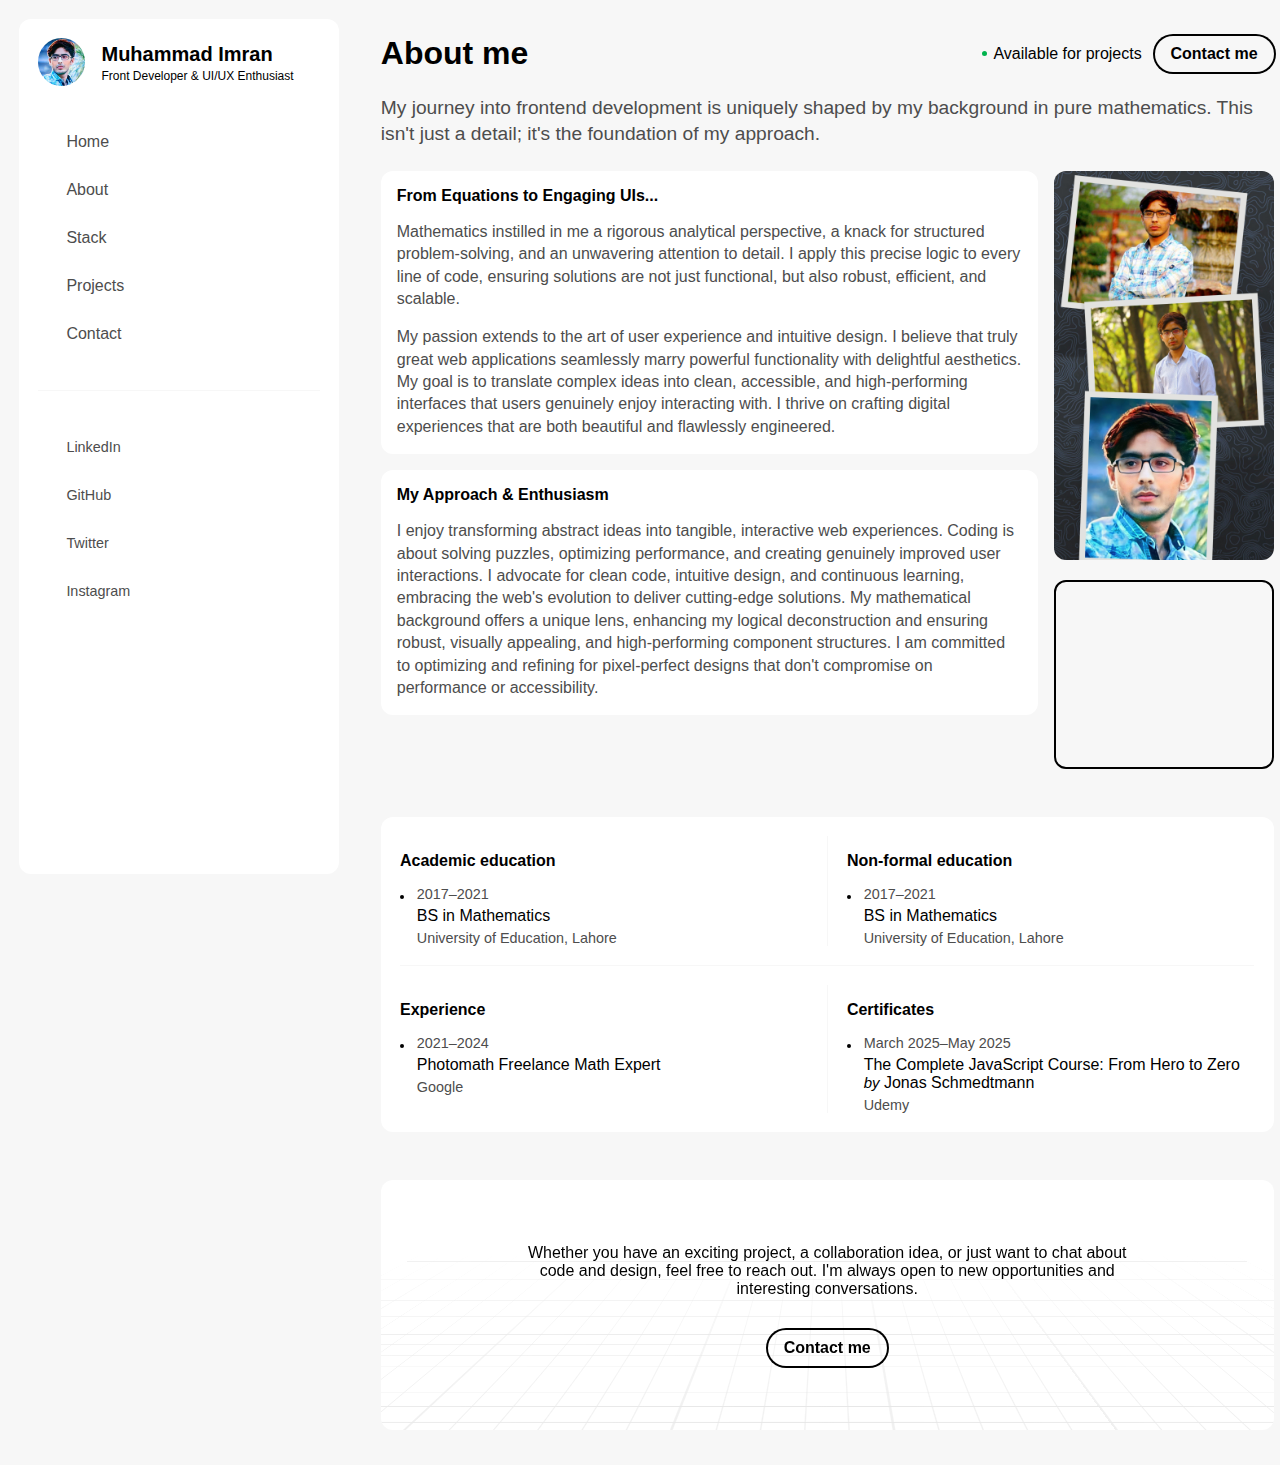
<file: about-me.html>
<!DOCTYPE html>
<html lang="en">
  <head>
    <meta charset="UTF-8" />
    <meta name="viewport" content="width=device-width, initial-scale=1.0" />
    <title>About me</title>
    <link rel="stylesheet" href="style.css" />
    <link rel="stylesheet" href="style-about-me.css" />
  </head>
  <body>
    <header>
      <div class="profile">
        <img
          src="images/my-pic.jpg"
          alt="Imran's profile picture"
          class="my-pic"
        />
        <div class="name-and-tagline">
          <h1 class="name">Muhammad Imran</h1>
          <h3 class="tagline">Front Developer & UI/UX Enthusiast</h3>
        </div>
      </div>
      <div class="nav-menu">
        <a href="#" class="menu-item">
          <i class="ph ph-house"></i>
          <span>Home</span>
        </a>
        <a href="#" class="menu-item">
          <i class="ph ph-user"></i>
          <span>About</span>
        </a>
        <a href="#" class="menu-item">
          <i class="ph ph-stack"></i>
          <span>Stack</span>
        </a>
        <a href="#" class="menu-item">
          <i class="ph ph-suitcase"></i>
          <span>Projects</span>
        </a>
        <a href="#" class="menu-item">
          <i class="ph ph-envelope"></i>
          <span>Contact</span>
        </a>
      </div>
      <div class="divider"></div>
      <div class="accounts">
        <a href="#" class="account">
          <i class="ph ph-linkedin-logo"></i>
          <span>LinkedIn</span>
        </a>
        <a href="#" class="account">
          <i class="ph ph-github-logo"></i>
          <span>GitHub</span>
        </a>
        <a href="#" class="account">
          <i class="ph ph-x-logo"></i>
          <span>Twitter</span>
        </a>
        <a href="#" class="account">
          <i class="ph ph-instagram-logo"></i>
          <span>Instagram</span>
        </a>
      </div>
    </header>

    <main>
      <div class="intro-cont-wrapper">
        <div class="heading">
          <div class="heading-left"><h1>About me</h1></div>
          <div class="heading-right">
            <div class="available">
              <div class="green-signal"></div>
              <span>Available for projects</span>
            </div>
            <button class="btn">Contact me</button>
          </div>
        </div>
        <p>
          My journey into frontend development is uniquely shaped by my
          background in pure mathematics. This isn't just a detail; it's the
          foundation of my approach.
        </p>
        <div class="more-about-me-cont">
          <div class="more-about-me-text-cont">
            <div class="more-about-me-text">
              <h4>From Equations to Engaging UIs...</h4>
              <p>
                Mathematics instilled in me a rigorous analytical perspective, a
                knack for structured problem-solving, and an unwavering
                attention to detail. I apply this precise logic to every line of
                code, ensuring solutions are not just functional, but also
                robust, efficient, and scalable.
              </p>
              <p>
                My passion extends to the art of user experience and intuitive
                design. I believe that truly great web applications seamlessly
                marry powerful functionality with delightful aesthetics. My goal
                is to translate complex ideas into clean, accessible, and
                high-performing interfaces that users genuinely enjoy
                interacting with. I thrive on crafting digital experiences that
                are both beautiful and flawlessly engineered.
              </p>
            </div>
            <div class="more-about-me-text">
              <h4>My Approach & Enthusiasm</h4>
              <p>
                I enjoy transforming abstract ideas into tangible, interactive
                web experiences. Coding is about solving puzzles, optimizing
                performance, and creating genuinely improved user interactions.
                I advocate for clean code, intuitive design, and continuous
                learning, embracing the web's evolution to deliver cutting-edge
                solutions. My mathematical background offers a unique lens,
                enhancing my logical deconstruction and ensuring robust,
                visually appealing, and high-performing component structures. I
                am committed to optimizing and refining for pixel-perfect
                designs that don't compromise on performance or accessibility.
              </p>
            </div>
          </div>
          <div class="more-about-me-img">
            <img src="images/my-old-imgs.jpg" alt="" />
          </div>
          <div class="more-about-me-hobbies"></div>
        </div>
      </div>

      <!-- --- -->

      <div class="about-details-container">
        <div class="my-education-and-experience-cont">
          <div class="academic-and-non-formal">
            <div class="academic-education">
              <div class="achievement-icon">
                <i class="ph ph-graduation-cap"></i>
              </div>
              <h4>Academic education</h4>
              <div class="dot-and-record">
                <div class="dot-symbol">
                  <div class="dot"></div>
                </div>
                <div class="record">
                  <div class="tenure">2017&ndash;2021</div>
                  <div class="achievement-title">BS in Mathematics</div>
                  <div class="institute">University of Education, Lahore</div>
                </div>
              </div>
            </div>
            <div class="ver-divider"></div>
            <div class="non-formal-education">
              <div class="achievement-icon">
                <i class="ph ph-book-bookmark"></i>
              </div>
              <h4>Non-formal education</h4>
              <div class="dot-and-record">
                <div class="dot-symbol">
                  <div class="dot"></div>
                </div>
                <div class="record">
                  <div class="tenure">2017&ndash;2021</div>
                  <div class="achievement-title">BS in Mathematics</div>
                  <div class="institute">University of Education, Lahore</div>
                </div>
              </div>
            </div>
          </div>
          <div class="divider"></div>
          <div class="experience-and-certificates">
            <div class="experience">
              <div class="achievement-icon">
                <i class="ph ph-diamonds-four"></i>
              </div>
              <h4>Experience</h4>
              <div class="dot-and-record">
                <div class="dot-symbol">
                  <div class="dot"></div>
                </div>
                <div class="record">
                  <div class="tenure">2021&ndash;2024</div>
                  <div class="achievement-title">
                    Photomath Freelance Math Expert
                  </div>
                  <div class="institute">Google</div>
                </div>
              </div>
            </div>
            <div class="ver-divider"></div>
            <div class="certificates">
              <div class="achievement-icon">
                <i class="ph ph-certificate"></i>
              </div>
              <h4>Certificates</h4>
              <div class="dot-and-record">
                <div class="dot-symbol">
                  <div class="dot"></div>
                </div>
                <div class="record">
                  <div class="tenure">March 2025&ndash;May 2025</div>
                  <div class="achievement-title">
                    The Complete JavaScript Course: From Hero to Zero
                    <span class="span-helper-1">by</span>
                    <span class="span-helper-2">Jonas Schmedtmann</span>
                  </div>
                  <div class="institute">Udemy</div>
                </div>
              </div>
            </div>
          </div>
        </div>
      </div>

      <!-- --- -->


      <!-- CONTACT WRAPPER -->
      <div class="contact-cont-wrapper">
        <div class="contact-container">
          <div class="contact-text">
            Whether you have an exciting project, a collaboration idea, or just
            want to chat about code and design, feel free to reach out. I'm
            always open to new opportunities and interesting conversations.
          </div>
          <button class="btn">Contact me</button>

          <div class="pattern">
            <div class="hlines">
              <div class="hline"></div>
              <div class="hline"></div>
              <div class="hline"></div>
              <div class="hline"></div>
              <div class="hline"></div>
              <div class="hline"></div>
              <div class="hline"></div>
              <div class="hline"></div>
              <div class="hline"></div>
              <div class="hline"></div>
              <div class="hline"></div>
              <div class="hline"></div>
              <div class="hline"></div>
              <div class="hline"></div>
              <div class="hline"></div>
              <div class="hline"></div>
              <div class="hline"></div>
              <div class="hline"></div>
              <div class="hline"></div>
              <div class="hline"></div>
              <div class="hline"></div>
            </div>
            <div class="vlines">
                <div class="vline"></div>
                <div class="vline"></div>
                <div class="vline"></div>
                <div class="vline"></div>
                <div class="vline"></div>
                <div class="vline"></div>
                <div class="vline"></div>
                <div class="vline"></div>
                <div class="vline"></div>
                <div class="vline"></div>
                <div class="vline"></div>
                <div class="vline"></div>
                <div class="vline"></div>
                <div class="vline"></div>
                <div class="vline"></div>
                <div class="vline"></div>
                <div class="vline"></div>
                <div class="vline"></div>
                <div class="vline"></div>
                <div class="vline"></div>
                <div class="vline"></div>
                <div class="vline"></div>
                <div class="vline"></div>
                <div class="vline"></div>
                <div class="vline"></div>
                <div class="vline"></div>
                <div class="vline"></div>
                <div class="vline"></div>
                <div class="vline"></div>
                <div class="vline"></div>
                <div class="vline"></div>
                <div class="vline"></div>
                <div class="vline"></div>
                <div class="vline"></div>
              </div>
          </div>

      </div>
    </main>
  </body>
</html>
</file>
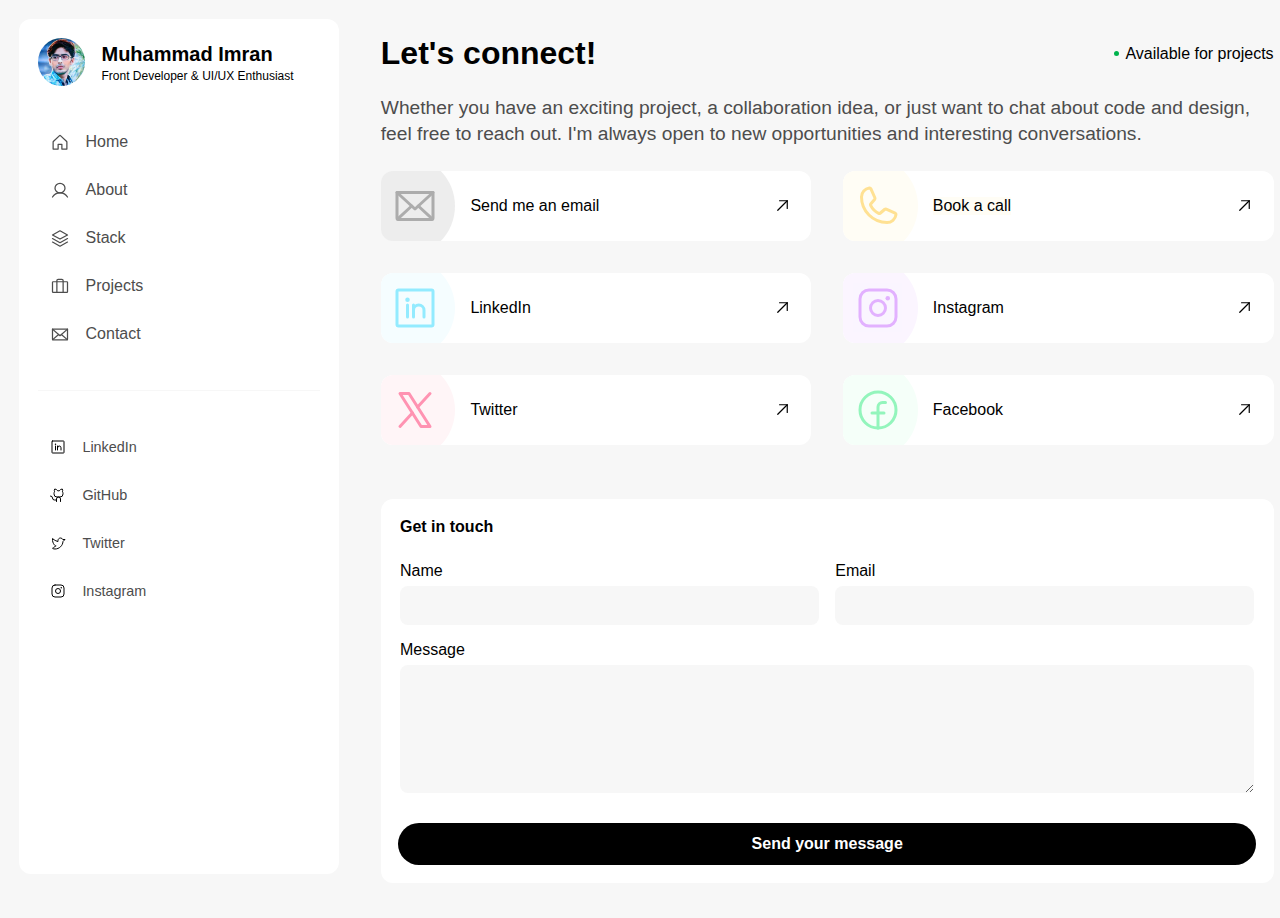
<file: contact.html>
<!DOCTYPE html>
<html lang="en">
  <head>
    <meta charset="UTF-8" />
    <meta name="viewport" content="width=device-width, initial-scale=1.0" />
    <title>Contact</title>
    <link rel="stylesheet" href="style.css" />
    <link rel="stylesheet" href="contact.css" />
  </head>
  <body>
    <header>
      <div class="profile">
        <img
          src="images/my-pic.jpg"
          alt="Imran's profile picture"
          class="my-pic"
        />
        <div class="name-and-tagline">
          <h1 class="name">Muhammad Imran</h1>
          <h3 class="tagline">Front Developer & UI/UX Enthusiast</h3>
        </div>
      </div>
      <div class="nav-menu">
        <a href="#" class="menu-item nav-item-active">
          <img
            src="icons/house-black-30.svg"
            alt="home-icon"
            class="nav-menu-icon"
          />
          <span>Home</span>
        </a>
        <a href="#" class="menu-item">
          <img
            src="icons/user-black-30.svg"
            alt="user-icon"
            class="nav-menu-icon"
          />
          <span>About</span>
        </a>
        <a href="#" class="menu-item">
          <img
            src="icons/stack-black-30.svg"
            alt="stack-icon"
            class="nav-menu-icon"
          />
          <span>Stack</span>
        </a>
        <a href="#" class="menu-item">
          <img
            src="icons/suitcase-black-30.svg"
            alt="suitcase-icon"
            class="nav-menu-icon"
          />
          <span>Projects</span>
        </a>
        <a href="#" class="menu-item">
          <img
            src="icons/envelope-black-30.svg"
            alt="envelope-icon"
            class="nav-menu-icon"
          />
          <span>Contact</span>
        </a>
      </div>
      <div class="divider"></div>
      <div class="accounts">
        <a href="#" class="account">
          <img
            src="icons/linkedin-logo.svg"
            alt="LinkedIn-logo"
            class="social-icon"
          />
          <span>LinkedIn</span>
        </a>
        <a href="#" class="account">
          <img
            src="icons/github-logo.svg"
            alt="GitHub-logo"
            class="social-icon"
          />
          <span>GitHub</span>
        </a>
        <a href="#" class="account">
          <img
            src="icons/twitter-logo.svg"
            alt="Twitter-logo"
            class="social-icon"
          />
          <span>Twitter</span>
        </a>
        <a href="#" class="account">
          <img
            src="icons/instagram-logo.svg"
            alt="Instagram-logo"
            class="social-icon"
          />
          <span>Instagram</span>
        </a>
      </div>
    </header>
    <main>
      <div class="intro-cont-wrapper">
        <div class="heading">
          <div class="heading-left"><h1>Let's connect!</h1></div>
          <div class="heading-right">
            <div class="available">
              <div class="green-signal"></div>
              <span>Available for projects</span>
            </div>
          </div>
        </div>
        <p>
          Whether you have an exciting project, a collaboration idea, or just want to chat about code and design, feel free to reach out. I'm always open to new opportunities and interesting conversations.
        </p>
        <!-- CONTACTS CONTAINER -->
        <div class="contact-cards-cont">
          <div class="contact-card">
            <div class="contact-card-logo-bg email"><img src="icons/envelope-black-30.svg" alt=""></div>
            <div class="contact-card-name">Send me an email</div>
            <div class="contact-card-arrow"><img src="icons/arrow-up-right.svg" alt="up-right-arrow"></div>
          </div>
          <div class="contact-card">
            <div class="contact-card-logo-bg call"><img src="icons/phone-orange.svg" alt=""></div>
            <div class="contact-card-name call">Book a call</div>
            <div class="contact-card-arrow"><img src="icons/arrow-up-right.svg" alt="up-right-arrow"></div>
          </div>
          <div class="contact-card">
            <div class="contact-card-logo-bg linkedin"><img src="icons/linkedin-blue.svg" alt=""></div>
            <div class="contact-card-name">LinkedIn</div>
            <div class="contact-card-arrow"><img src="icons/arrow-up-right.svg" alt="up-right-arrow"></div>
          </div>
          <div class="contact-card">
            <div class="contact-card-logo-bg instagram"><img src="icons/instagram-purple.svg" alt=""></div>
            <div class="contact-card-name">Instagram</div>
            <div class="contact-card-arrow"><img src="icons/arrow-up-right.svg" alt="up-right-arrow"></div>
          </div>
          <div class="contact-card">
            <div class="contact-card-logo-bg twitter"><img src="icons/x-twitter-red.svg" alt=""></div>
            <div class="contact-card-name">Twitter</div>
            <div class="contact-card-arrow"><img src="icons/arrow-up-right.svg" alt="up-right-arrow"></div>
          </div>
          <div class="contact-card">
            <div class="contact-card-logo-bg facebook"><img src="icons/facebook-green.svg" alt=""></div>
            <div class="contact-card-name">Facebook</div>
            <div class="contact-card-arrow"><img src="icons/arrow-up-right.svg" alt="up-right-arrow"></div>
          </div>
        </div>
        <!-- MESSAGE BOX -->
         <div class="message-box">
          <h4>Get in touch</h4>
          <form action="">
            <div class="name-input">
              <label for="name">Name</label>
              <input type="text" id="name">
            </div>
            <div class="email-input">
              <label for="email">Email</label>
              <input type="email" id="email">
            </div>
            <div class="message-input">
              <label for="message">Message</label>
              <textarea id="message"></textarea>
            </div>
            <input type="submit" class="btn" id="submit-btn" value="Send your message">
          </form>
         </div>
    </main>
  </body>
</html>
</file>
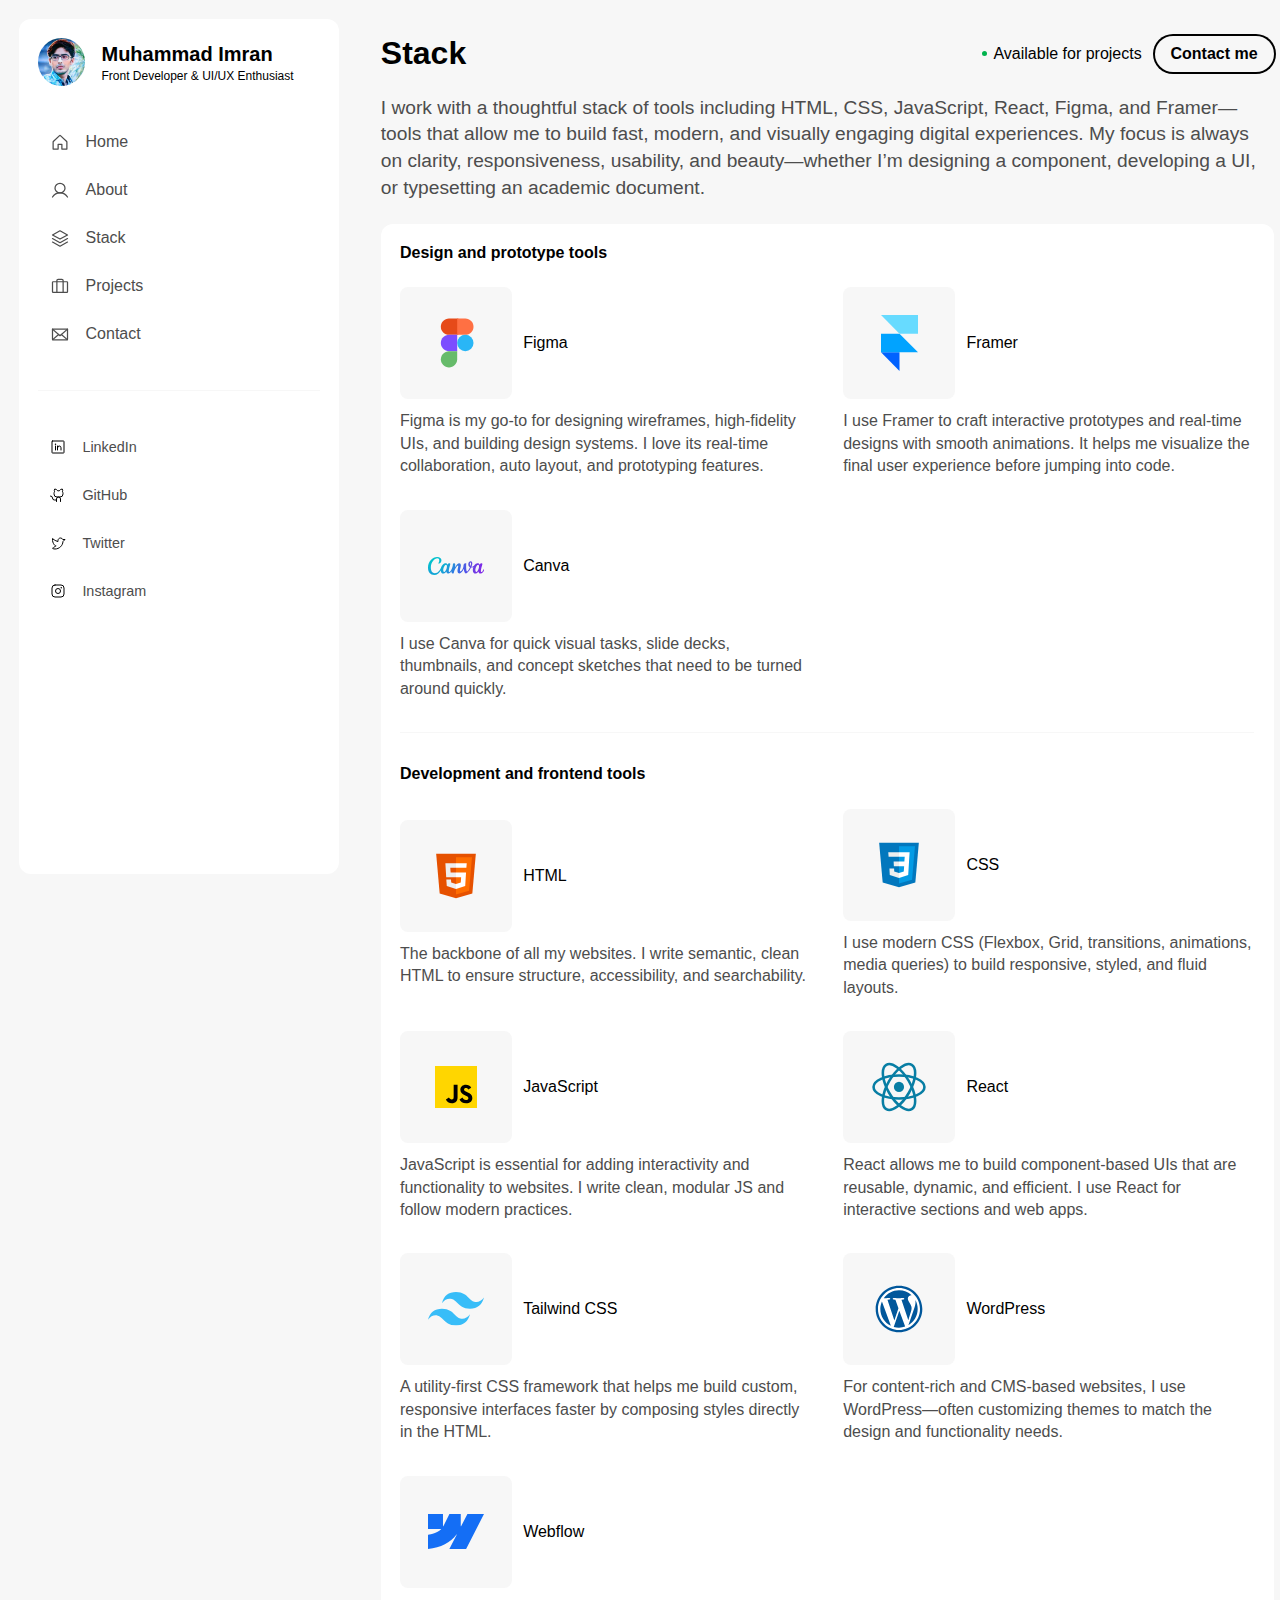
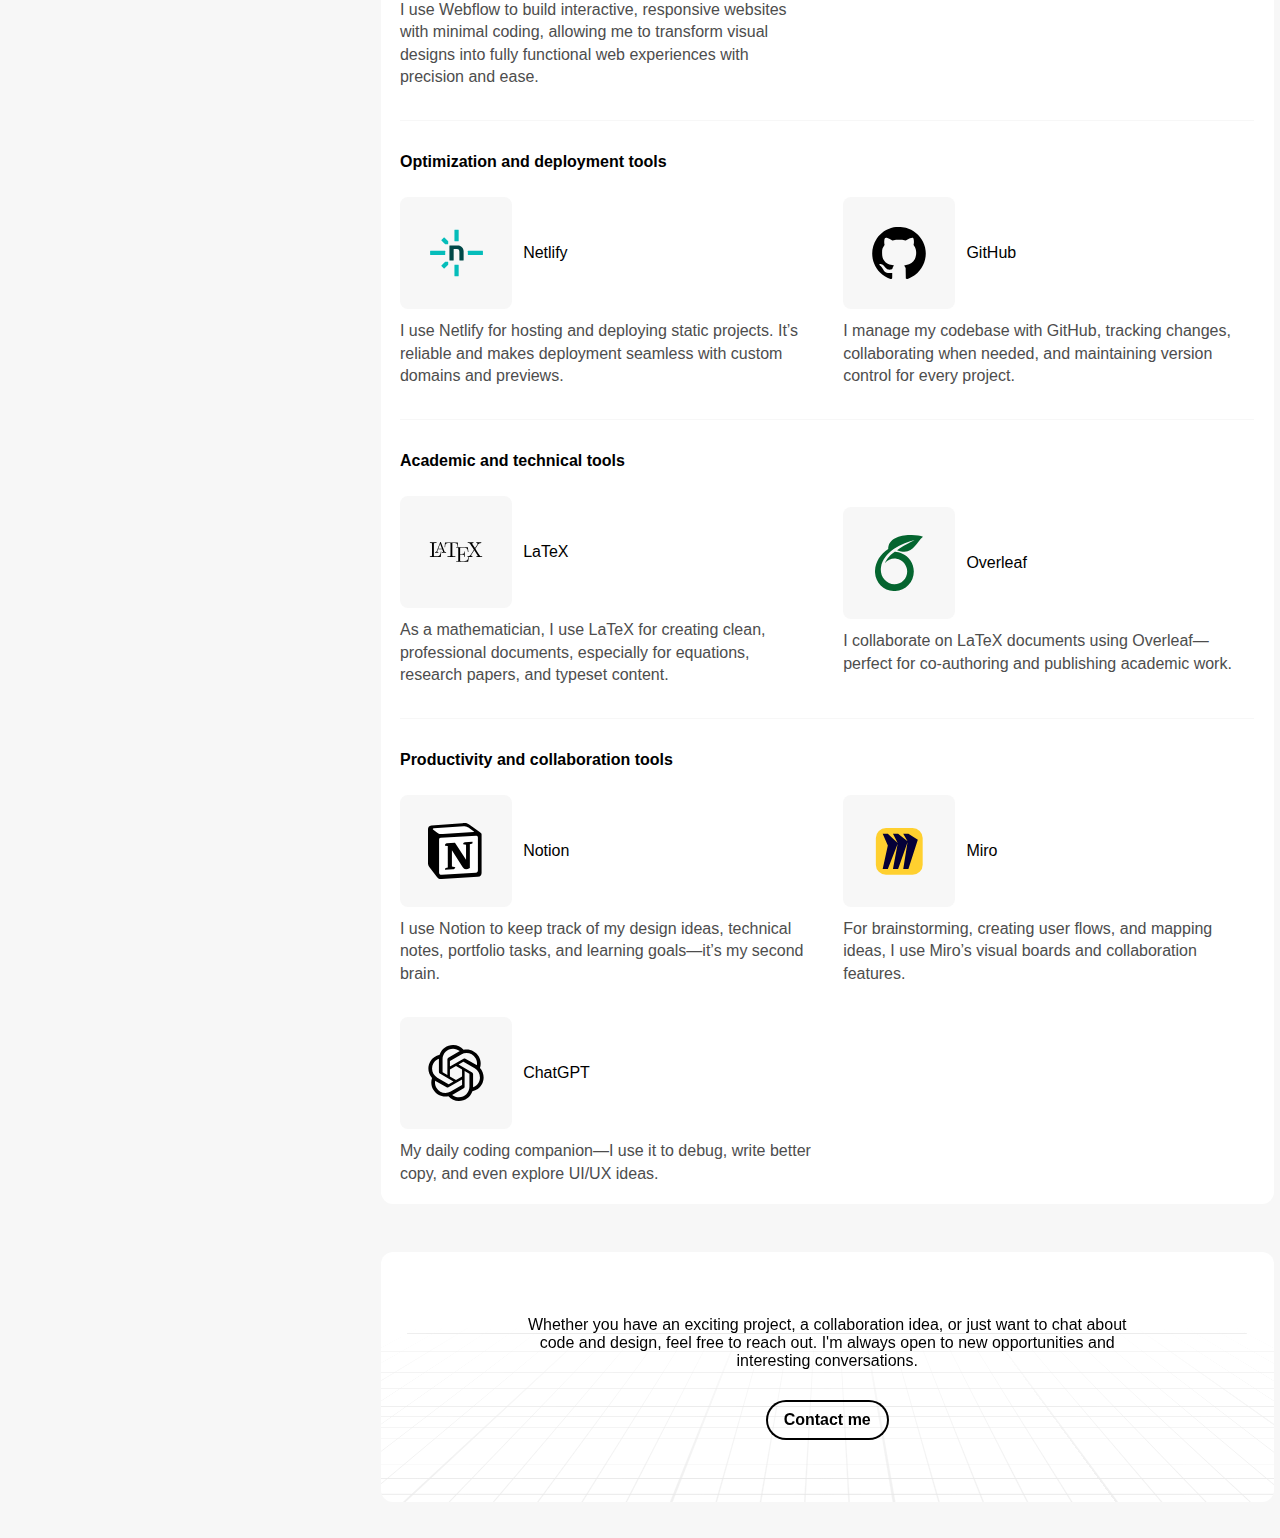
<file: stack.html>
<!DOCTYPE html>
<html lang="en">
  <head>
    <meta charset="UTF-8" />
    <meta name="viewport" content="width=device-width, initial-scale=1.0" />
    <title>Stack</title>
    <link rel="stylesheet" href="style.css" />
    <link rel="stylesheet" href="stack.css" />
  </head>
  <body>
    <header>
      <div class="profile">
        <img
          src="images/my-pic.jpg"
          alt="Imran's profile picture"
          class="my-pic"
        />
        <div class="name-and-tagline">
          <h1 class="name">Muhammad Imran</h1>
          <h3 class="tagline">Front Developer & UI/UX Enthusiast</h3>
        </div>
      </div>
      <div class="nav-menu">
        <a href="#" class="menu-item nav-item-active">
          <img
            src="icons/house-black-30.svg"
            alt="home-icon"
            class="nav-menu-icon"
          />
          <span>Home</span>
        </a>
        <a href="#" class="menu-item">
          <img
            src="icons/user-black-30.svg"
            alt="user-icon"
            class="nav-menu-icon"
          />
          <span>About</span>
        </a>
        <a href="#" class="menu-item">
          <img
            src="icons/stack-black-30.svg"
            alt="stack-icon"
            class="nav-menu-icon"
          />
          <span>Stack</span>
        </a>
        <a href="#" class="menu-item">
          <img
            src="icons/suitcase-black-30.svg"
            alt="suitcase-icon"
            class="nav-menu-icon"
          />
          <span>Projects</span>
        </a>
        <a href="#" class="menu-item">
          <img
            src="icons/envelope-black-30.svg"
            alt="envelope-icon"
            class="nav-menu-icon"
          />
          <span>Contact</span>
        </a>
      </div>
      <div class="divider"></div>
      <div class="accounts">
        <a href="#" class="account">
          <img
            src="icons/linkedin-logo.svg"
            alt="LinkedIn-logo"
            class="social-icon"
          />
          <span>LinkedIn</span>
        </a>
        <a href="#" class="account">
          <img
            src="icons/github-logo.svg"
            alt="GitHub-logo"
            class="social-icon"
          />
          <span>GitHub</span>
        </a>
        <a href="#" class="account">
          <img
            src="icons/twitter-logo.svg"
            alt="Twitter-logo"
            class="social-icon"
          />
          <span>Twitter</span>
        </a>
        <a href="#" class="account">
          <img
            src="icons/instagram-logo.svg"
            alt="Instagram-logo"
            class="social-icon"
          />
          <span>Instagram</span>
        </a>
      </div>
    </header>

    <main>
      <div class="intro-cont-wrapper">
        <div class="heading">
          <div class="heading-left"><h1>Stack</h1></div>
          <div class="heading-right">
            <div class="available">
              <div class="green-signal"></div>
              <span>Available for projects</span>
            </div>
            <button class="btn">Contact me</button>
          </div>
        </div>
        <p>
          I work with a thoughtful stack of tools including HTML, CSS,
          JavaScript, React, Figma, and Framer&mdash;tools that allow me to
          build fast, modern, and visually engaging digital experiences. My
          focus is always on clarity, responsiveness, usability, and
          beauty&mdash;whether I’m designing a component, developing a UI, or
          typesetting an academic document.
        </p>
        <!-- STACKS CONTAINER -->
        <div class="page-stack-container">
          <!-- Set 1 -->
          <div class="stack-items-set">
            <h4>Design and prototype tools</h4>
            <div class="stack-items">
              <!-- Stack item -->
              <div class="stack-item">
                <div class="stack-logo-and-name">
                  <div class="stack-logo">
                    <img src="icons/figma.svg" alt="Figma-logo" />
                  </div>
                  <div class="stack-name">Figma</div>
                </div>
                <p>
                  Figma is my go-to for designing wireframes, high-fidelity UIs,
                  and building design systems. I love its real-time
                  collaboration, auto layout, and prototyping features.
                </p>
              </div>
              <!-- Stack item -->
              <div class="stack-item">
                <div class="stack-logo-and-name">
                  <div class="stack-logo">
                    <img src="icons/framer.svg" alt="Framer-logo" />
                  </div>
                  <div class="stack-name">Framer</div>
                </div>
                <p>
                  I use Framer to craft interactive prototypes and real-time
                  designs with smooth animations. It helps me visualize the
                  final user experience before jumping into code.
                </p>
              </div>
              <!-- Stack item -->
              <div class="stack-item">
                <div class="stack-logo-and-name">
                  <div class="stack-logo">
                    <img src="icons/canva.svg" alt="Canva-logo" />
                  </div>
                  <div class="stack-name">Canva</div>
                </div>
                <p>
                  I use Canva for quick visual tasks, slide decks, thumbnails,
                  and concept sketches that need to be turned around quickly.
                </p>
              </div>
            </div>
          </div>
          <div class="divider"></div>
          <!-- Set 2 -->
          <div class="stack-items-set">
            <h4>Development and frontend tools</h4>
            <div class="stack-items">
              <!-- Stack item -->
              <div class="stack-item">
                <div class="stack-logo-and-name">
                  <div class="stack-logo">
                    <img src="icons/html5.svg" alt="HTML-logo" />
                  </div>
                  <div class="stack-name">HTML</div>
                </div>
                <p>
                  The backbone of all my websites. I write semantic, clean HTML
                  to ensure structure, accessibility, and searchability.
                </p>
              </div>
              <!-- Stack item -->
              <div class="stack-item">
                <div class="stack-logo-and-name">
                  <div class="stack-logo">
                    <img src="icons/css3.svg" alt="CSS-logo" />
                  </div>
                  <div class="stack-name">CSS</div>
                </div>
                <p>
                  I use modern CSS (Flexbox, Grid, transitions, animations,
                  media queries) to build responsive, styled, and fluid layouts.
                </p>
              </div>
              <!-- Stack item -->
              <div class="stack-item">
                <div class="stack-logo-and-name">
                  <div class="stack-logo">
                    <img src="icons/javascript.svg" alt="JavaScript-logo" />
                  </div>
                  <div class="stack-name">JavaScript</div>
                </div>
                <p>
                  JavaScript is essential for adding interactivity and
                  functionality to websites. I write clean, modular JS and
                  follow modern practices.
                </p>
              </div>
              <!-- Stack item -->
              <div class="stack-item">
                <div class="stack-logo-and-name">
                  <div class="stack-logo">
                    <img src="icons/react.svg" alt="React-logo" />
                  </div>
                  <div class="stack-name">React</div>
                </div>
                <p>
                  React allows me to build component-based UIs that are
                  reusable, dynamic, and efficient. I use React for interactive
                  sections and web apps.
                </p>
              </div>
              <!-- Stack item -->
              <div class="stack-item">
                <div class="stack-logo-and-name">
                  <div class="stack-logo">
                    <img src="icons/tailwind-css.svg" alt="Tailwind-CSS-logo" />
                  </div>
                  <div class="stack-name">Tailwind CSS</div>
                </div>
                <p>
                  A utility-first CSS framework that helps me build custom,
                  responsive interfaces faster by composing styles directly in
                  the HTML.
                </p>
              </div>
              <!-- Stack item -->
              <div class="stack-item">
                <div class="stack-logo-and-name">
                  <div class="stack-logo">
                    <img src="icons/wordpress.svg" alt="WordPress-logo" />
                  </div>
                  <div class="stack-name">WordPress</div>
                </div>
                <p>
                  For content-rich and CMS-based websites, I use
                  WordPress&mdash;often customizing themes to match the design
                  and functionality needs.
                </p>
              </div>
              <!-- Stack item -->
              <div class="stack-item">
                <div class="stack-logo-and-name">
                  <div class="stack-logo">
                    <img src="icons/webflow.svg" alt="Webflow-logo" />
                  </div>
                  <div class="stack-name">Webflow</div>
                </div>
                <p>
                  I use Webflow to build interactive, responsive websites with
                  minimal coding, allowing me to transform visual designs into
                  fully functional web experiences with precision and ease.
                </p>
              </div>
            </div>
          </div>
          <div class="divider"></div>
          <!-- Set 3 -->
          <div class="stack-items-set">
            <h4>Optimization and deployment tools</h4>
            <div class="stack-items">
              <!-- Stack item -->
              <div class="stack-item">
                <div class="stack-logo-and-name">
                  <div class="stack-logo">
                    <img src="icons/netlify.svg" alt="Netlify-logo" />
                  </div>
                  <div class="stack-name">Netlify</div>
                </div>
                <p>
                  I use Netlify for hosting and deploying static projects. It’s
                  reliable and makes deployment seamless with custom domains and
                  previews.
                </p>
              </div>
              <!-- Stack item -->
              <div class="stack-item">
                <div class="stack-logo-and-name">
                  <div class="stack-logo">
                    <img src="icons/github.svg" alt="GitHub-logo" />
                  </div>
                  <div class="stack-name">GitHub</div>
                </div>
                <p>
                  I manage my codebase with GitHub, tracking changes,
                  collaborating when needed, and maintaining version control for
                  every project.
                </p>
              </div>
            </div>
          </div>
          <div class="divider"></div>
          <!-- Set 4 -->
          <div class="stack-items-set">
            <h4>Academic and technical tools</h4>
            <div class="stack-items">
              <!-- Stack item -->
              <div class="stack-item">
                <div class="stack-logo-and-name">
                  <div class="stack-logo">
                    <img src="icons/latex-logo.svg" alt="LaTeX-logo" />
                  </div>
                  <div class="stack-name">LaTeX</div>
                </div>
                <p>
                  As a mathematician, I use LaTeX for creating clean,
                  professional documents, especially for equations, research
                  papers, and typeset content.
                </p>
              </div>
              <!-- Stack item -->
              <div class="stack-item">
                <div class="stack-logo-and-name">
                  <div class="stack-logo">
                    <img src="icons/overleaf.svg" alt="Overleaf-logo" />
                  </div>
                  <div class="stack-name">Overleaf</div>
                </div>
                <p>
                  I collaborate on LaTeX documents using Overleaf&mdash;perfect
                  for co-authoring and publishing academic work.
                </p>
              </div>
            </div>
          </div>
          <div class="divider"></div>
          <!-- Set 5 -->
          <div class="stack-items-set">
            <h4>Productivity and collaboration tools</h4>
            <div class="stack-items">
              <!-- Stack item -->
              <div class="stack-item">
                <div class="stack-logo-and-name">
                  <div class="stack-logo">
                    <img src="icons/notion.svg" alt="Notion-logo" />
                  </div>
                  <div class="stack-name">Notion</div>
                </div>
                <p>
                  I use Notion to keep track of my design ideas, technical
                  notes, portfolio tasks, and learning goals&mdash;it’s my
                  second brain.
                </p>
              </div>
              <!-- Stack item -->
              <div class="stack-item">
                <div class="stack-logo-and-name">
                  <div class="stack-logo">
                    <img src="icons/miro.svg" alt="Miro-logo" />
                  </div>
                  <div class="stack-name">Miro</div>
                </div>
                <p>
                  For brainstorming, creating user flows, and mapping ideas, I
                  use Miro’s visual boards and collaboration features.
                </p>
              </div>
              <!-- Stack item -->
              <div class="stack-item">
                <div class="stack-logo-and-name">
                  <div class="stack-logo">
                    <img src="icons/chatgpt.svg" alt="ChatGPT-logo" />
                  </div>
                  <div class="stack-name">ChatGPT</div>
                </div>
                <p>
                  My daily coding companion&mdash;I use it to debug, write
                  better copy, and even explore UI/UX ideas.
                </p>
              </div>
            </div>
          </div>
        </div>
      </div>
      <!-- CONTACT WRAPPER -->
      <div class="contact-cont-wrapper">
        <div class="contact-container">
          <div class="contact-text">
            Whether you have an exciting project, a collaboration idea, or just
            want to chat about code and design, feel free to reach out. I'm
            always open to new opportunities and interesting conversations.
          </div>
          <button class="btn">Contact me</button>

          <div class="pattern">
            <div class="hlines">
              <div class="hline"></div>
              <div class="hline"></div>
              <div class="hline"></div>
              <div class="hline"></div>
              <div class="hline"></div>
              <div class="hline"></div>
              <div class="hline"></div>
              <div class="hline"></div>
              <div class="hline"></div>
              <div class="hline"></div>
              <div class="hline"></div>
              <div class="hline"></div>
              <div class="hline"></div>
              <div class="hline"></div>
              <div class="hline"></div>
              <div class="hline"></div>
              <div class="hline"></div>
              <div class="hline"></div>
              <div class="hline"></div>
              <div class="hline"></div>
              <div class="hline"></div>
            </div>
            <div class="vlines">
                <div class="vline"></div>
                <div class="vline"></div>
                <div class="vline"></div>
                <div class="vline"></div>
                <div class="vline"></div>
                <div class="vline"></div>
                <div class="vline"></div>
                <div class="vline"></div>
                <div class="vline"></div>
                <div class="vline"></div>
                <div class="vline"></div>
                <div class="vline"></div>
                <div class="vline"></div>
                <div class="vline"></div>
                <div class="vline"></div>
                <div class="vline"></div>
                <div class="vline"></div>
                <div class="vline"></div>
                <div class="vline"></div>
                <div class="vline"></div>
                <div class="vline"></div>
                <div class="vline"></div>
                <div class="vline"></div>
                <div class="vline"></div>
                <div class="vline"></div>
                <div class="vline"></div>
                <div class="vline"></div>
                <div class="vline"></div>
                <div class="vline"></div>
                <div class="vline"></div>
                <div class="vline"></div>
                <div class="vline"></div>
                <div class="vline"></div>
                <div class="vline"></div>
              </div>
          </div>

      </div>
    </main>
  </body>
</html>
</file>
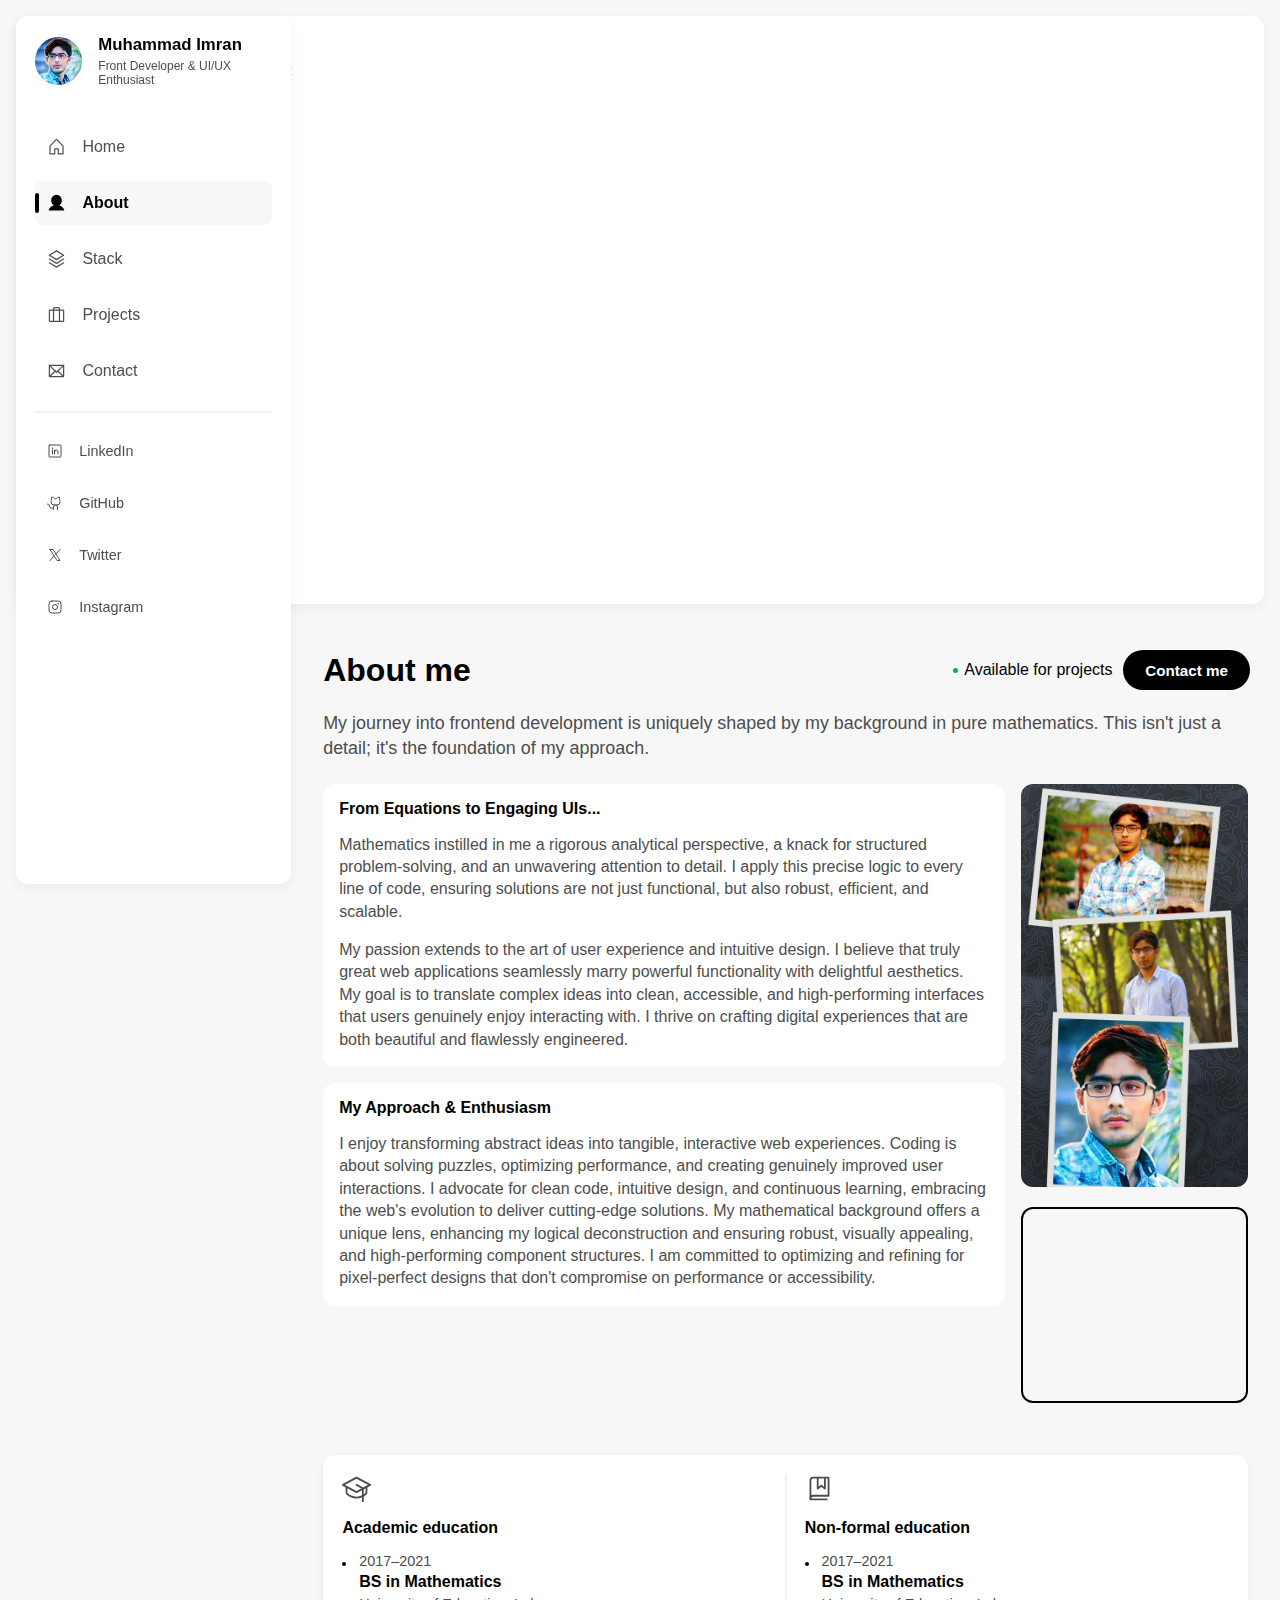
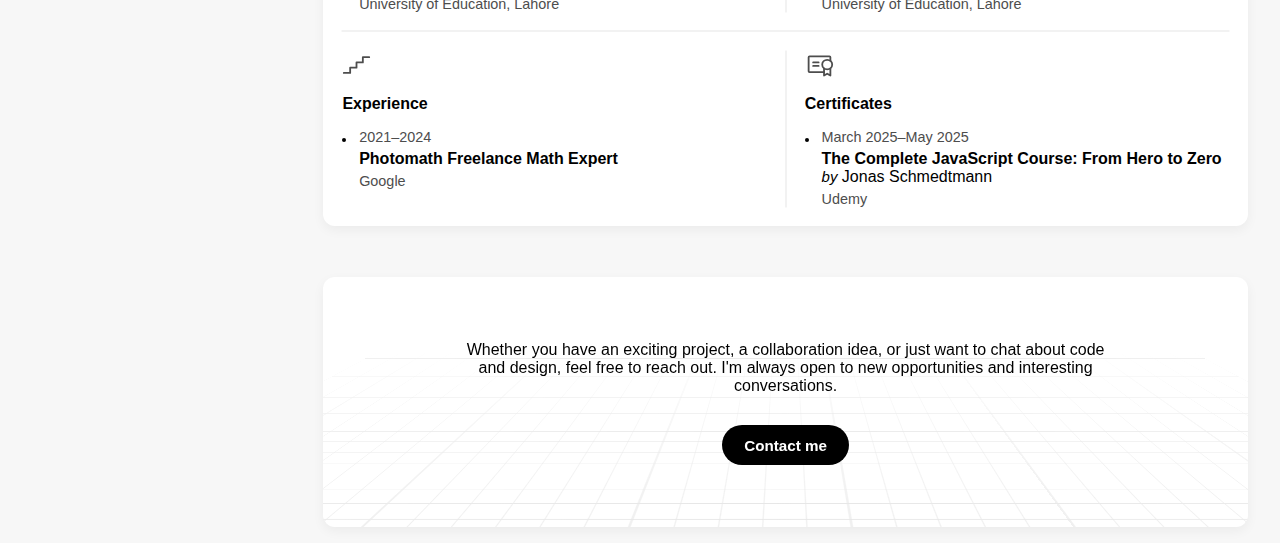
<file: 2-About/about.html>
<!DOCTYPE html>
<html lang="en">
  <head>
    <meta charset="UTF-8" />
    <meta name="viewport" content="width=device-width, initial-scale=1.0" />
    <title>About me</title>
    <link rel="shortcut icon" href="favicon.ico" type="image/x-icon">
    <link rel="stylesheet" href="../1-Index/index.css" />
    <link rel="stylesheet" href="about.css" />
    <link rel="stylesheet" href="about-queries.css">
  </head>
  <body>
    
    <header>
      <div class="header-content">
        <nav>
          <div class="profile">
            <img
              src="../1-Index/index-images/my-pic.jpg"
              alt="Imran's profile picture"
              class="my-pic"
            />
            <div class="name-and-tagline">
              <h1 class="name">Muhammad Imran</h1>
              <h3 class="tagline">Front Developer & UI/UX Enthusiast</h3>
            </div>
          </div>
          <div class="nav-menu">
            <a href="../1-Index/index.html" class="menu-item">
              <img src="../1-Index/index-icons/house-black-30.svg" alt="house-icon" class="nav-menu-icon">
              <span>Home</span>
            </a>
            <a href="#" class="menu-item nav-item-active">
              <img src="../1-Index/index-icons/user-fill-black-0.svg" alt="user-icon" class="nav-menu-icon">
              <span>About</span>
            </a>
            <a href="../3-Stack/stack.html" class="menu-item">
              <img src="../1-Index/index-icons/stack-black-30.svg" alt="stack-icon" class="nav-menu-icon">
              <span>Stack</span>
            </a>
            <a href="../4-Projects/projects.html" class="menu-item">
              <img src="../1-Index/index-icons/suitcase-black-30.svg" alt="suitcase-icon" class="nav-menu-icon">
              <span>Projects</span>
            </a>
            <a href="../5-Contact/contact.html" class="menu-item">
              <img src="../1-Index/index-icons/envelope-black-30.svg" alt="envelope-icon" class="nav-menu-icon">
              <span>Contact</span>
            </a>
          </div>
          <div class="divider"></div>
          <div class="accounts">
            <a href="https://linkedin.com/in/imranbinmanzoor-dev/" target="_blank" class="account">
              <img src="../1-Index/index-icons/linkedin-logo-black-30.svg" alt="LinkedIn-logo" class="social-icon">
              <span>LinkedIn</span>
            </a>
            <a href="https://github.com/ImranDirkhan" target="_blank" class="account">
              <img src="../1-Index/index-icons/github-logo-black-30.svg" alt="GitHub-logo" class="social-icon">
              <span>GitHub</span>
            </a>
            <a href="https://x.com/ImranDirkhan" target="_blank" class="account">
              <img src="../1-Index/index-icons/x-twitter-black-30.svg" alt="Twitter-logo" class="social-icon">
              <span>Twitter</span>
            </a>
            <a href="https://instagram.com/imranbinmanzoor1/" target="_blank" class="account">
              <img src="../1-Index/index-icons/instagram-logo-black-30.svg" alt="Instagram-logo" class="social-icon">
              <span>Instagram</span>
            </a>
          </div>
        </nav>
      </div>
    </header>

    <!-- Start of header mobile -->
    <div class="header-mobile">
    <div class="mhtoverlay"></div>
      <div class="header-content">
        <nav>

          <!-- ---------- -->
          <div class="header-top">
            <div class="profile">
              <img
                src="../1-Index/index-images/my-pic.jpg"
                alt="Imran's profile picture"
                class="my-pic"
              />
              <div class="name-and-tagline">
                <h1 class="name">Muhammad Imran</h1>
                <h3 class="tagline">Front Developer & UI/UX Enthusiast</h3>
              </div>
            </div>
            <button id="btn" class="menu-btn">
              <span class="bar"></span>
              <span class="bar"></span>
            </button>
          </div>
          <!-- ---------- -->

          <div class="nav-menu-and-accounts hidden">
            <div class="nav-menu">
              <a href="../1-Index/index.html" class="menu-item">
                <img src="../1-Index/index-icons/house-black-30.svg" alt="house-icon" class="nav-menu-icon">
                <span>Home</span>
              </a>
              <a href="../2-About/about.html" class="menu-item nav-item-active">
                <img src="../1-Index/index-icons/user-fill-black-0.svg" alt="user-icon" class="nav-menu-icon">
                <span>About</span>
              </a>
              <a href="../3-Stack/stack.html" class="menu-item">
                <img src="../1-Index/index-icons/stack-black-30.svg" alt="stack-icon" class="nav-menu-icon">
                <span>Stack</span>
              </a>
              <a href="../4-Projects/projects.html" class="menu-item">
                <img src="../1-Index/index-icons/suitcase-black-30.svg" alt="suitcase-icon" class="nav-menu-icon">
                <span>Projects</span>
              </a>
              <a href="../5-Contact/contact.html" class="menu-item">
                <img src="../1-Index/index-icons/envelope-black-30.svg" alt="envelope-icon" class="nav-menu-icon">
                <span>Contact</span>
              </a>
            </div>
            <div class="divider"></div>
            <div class="accounts">
              <a href="https://linkedin.com/in/imranbinmanzoor-dev/" target="_blank" class="account">
                <img src="../1-Index/index-icons/linkedin-logo-black-30.svg" alt="LinkedIn-logo" class="social-icon">
                <span>LinkedIn</span>
              </a>
              <a href="https://github.com/ImranDirkhan" target="_blank" class="account">
                <img src="../1-Index/index-icons/github-logo-black-30.svg" alt="GitHub-logo" class="social-icon">
                <span>GitHub</span>
              </a>
              <a href="https://x.com/ImranDirkhan" target="_blank" class="account">
                <img src="../1-Index/index-icons/x-twitter-black-30.svg" alt="Twitter-logo" class="social-icon">
                <span>Twitter</span>
              </a>
              <a href="https://instagram.com/imranbinmanzoor1/" target="_blank" class="account">
                <img src="../1-Index/index-icons/instagram-logo-black-30.svg" alt="Instagram-logo" class="social-icon">
                <span>Instagram</span>
              </a>
            </div>
          </div>
        </nav>
      </div>
    </div>
    <!-- End of header mobile -->

    <main>
      <div class="intro-cont-wrapper">
        <div class="heading">
          <div class="heading-left"><h1>About me</h1></div>
          <div class="heading-right">
            <div class="available">
              <div class="green-signal"></div>
              <span>Available for projects</span>
            </div>
            <a href="../5-Contact/contact.html"><button class="btn">Contact me</button></a>
          </div>
        </div>
        <p>
          My journey into frontend development is uniquely shaped by my
          background in pure mathematics. This isn't just a detail; it's the
          foundation of my approach.
        </p>
        <div class="more-about-me-cont">
          <div class="more-about-me-text-cont">
            <div class="more-about-me-text">
              <h4>From Equations to Engaging UIs...</h4>
              <p>
                Mathematics instilled in me a rigorous analytical perspective, a
                knack for structured problem-solving, and an unwavering
                attention to detail. I apply this precise logic to every line of
                code, ensuring solutions are not just functional, but also
                robust, efficient, and scalable.
              </p>
              <p>
                My passion extends to the art of user experience and intuitive
                design. I believe that truly great web applications seamlessly
                marry powerful functionality with delightful aesthetics. My goal
                is to translate complex ideas into clean, accessible, and
                high-performing interfaces that users genuinely enjoy
                interacting with. I thrive on crafting digital experiences that
                are both beautiful and flawlessly engineered.
              </p>
            </div>
            <div class="more-about-me-text">
              <h4>My Approach & Enthusiasm</h4>
              <p>
                I enjoy transforming abstract ideas into tangible, interactive
                web experiences. Coding is about solving puzzles, optimizing
                performance, and creating genuinely improved user interactions.
                I advocate for clean code, intuitive design, and continuous
                learning, embracing the web's evolution to deliver cutting-edge
                solutions. My mathematical background offers a unique lens,
                enhancing my logical deconstruction and ensuring robust,
                visually appealing, and high-performing component structures. I
                am committed to optimizing and refining for pixel-perfect
                designs that don't compromise on performance or accessibility.
              </p>
            </div>
          </div>
          <div class="more-about-me-img">
            <img src="about-images/my-old-imgs.jpg" alt="Imran's-pics" />
          </div>
          <div class="more-about-me-hobbies"></div>
        </div>
      </div>

      <!-- --- -->

      <div class="about-details-container">
        <div class="my-education-and-experience-cont">
          <div class="academic-and-non-formal">
            <div class="academic-education">
              <div class="achievement-icon">
                <img src="../1-Index/index-icons/graduation-cap-black-30.svg" alt="graduation-cap-icon">
              </div>
              <h4>Academic education</h4>
              <div class="dot-and-record">
                <div class="dot-symbol">
                  <div class="dot"></div>
                </div>
                <div class="record">
                  <div class="tenure">2017&ndash;2021</div>
                  <div class="achievement-title">BS in Mathematics</div>
                  <div class="institute">University of Education, Lahore</div>
                </div>
              </div>
            </div>
            <div class="v-divider"></div>
            <div class="non-formal-education">
              <div class="achievement-icon">
                <img src="../1-Index/index-icons/book-bookmark-black-30.svg" alt="book-bookmark-icon">
              </div>
              <h4>Non-formal education</h4>
              <div class="dot-and-record">
                <div class="dot-symbol">
                  <div class="dot"></div>
                </div>
                <div class="record">
                  <div class="tenure">2017&ndash;2021</div>
                  <div class="achievement-title">BS in Mathematics</div>
                  <div class="institute">University of Education, Lahore</div>
                </div>
              </div>
            </div>
          </div>
          <div class="h-divider"></div>
          <div class="experience-and-certificates">
            <div class="experience">
              <div class="achievement-icon">
                <img src="../1-Index/index-icons/steps-black-30.svg" alt="steps-icon">
              </div>
              <h4>Experience</h4>
              <div class="dot-and-record">
                <div class="dot-symbol">
                  <div class="dot"></div>
                </div>
                <div class="record">
                  <div class="tenure">2021&ndash;2024</div>
                  <div class="achievement-title">
                    Photomath Freelance Math Expert
                  </div>
                  <div class="institute">Google</div>
                </div>
              </div>
            </div>
            <div class="v-divider"></div>
            <div class="certificates">
              <div class="achievement-icon">
                <img src="../1-Index/index-icons/certificate-black-30.svg" alt="certificate-icon">
              </div>
              <h4>Certificates</h4>
              <div class="dot-and-record">
                <div class="dot-symbol">
                  <div class="dot"></div>
                </div>
                <div class="record">
                  <div class="tenure">March 2025&ndash;May 2025</div>
                  <div class="achievement-title">
                    The Complete JavaScript Course: From Hero to Zero
                    <span class="span-helper-1">by</span>
                    <span class="span-helper-2">Jonas Schmedtmann</span>
                  </div>
                  <div class="institute">Udemy</div>
                </div>
              </div>
            </div>
          </div>
        </div>
      </div>

      <!-- --- -->


      <!-- CONTACT WRAPPER -->
      <div class="contact-cont-wrapper">
        <div class="contact-container">
          <div class="contact-text">
            Whether you have an exciting project, a collaboration idea, or just
            want to chat about code and design, feel free to reach out. I'm
            always open to new opportunities and interesting conversations.
          </div>
          <a href="../5-Contact/contact.html"><button class="btn">Contact me</button></a>

          <div class="pattern">
            <div class="hlines">
              <div class="hline"></div>
              <div class="hline"></div>
              <div class="hline"></div>
              <div class="hline"></div>
              <div class="hline"></div>
              <div class="hline"></div>
              <div class="hline"></div>
              <div class="hline"></div>
              <div class="hline"></div>
              <div class="hline"></div>
              <div class="hline"></div>
              <div class="hline"></div>
              <div class="hline"></div>
              <div class="hline"></div>
              <div class="hline"></div>
              <div class="hline"></div>
              <div class="hline"></div>
              <div class="hline"></div>
              <div class="hline"></div>
              <div class="hline"></div>
              <div class="hline"></div>
            </div>
            <div class="vlines">
                <div class="vline"></div>
                <div class="vline"></div>
                <div class="vline"></div>
                <div class="vline"></div>
                <div class="vline"></div>
                <div class="vline"></div>
                <div class="vline"></div>
                <div class="vline"></div>
                <div class="vline"></div>
                <div class="vline"></div>
                <div class="vline"></div>
                <div class="vline"></div>
                <div class="vline"></div>
                <div class="vline"></div>
                <div class="vline"></div>
                <div class="vline"></div>
                <div class="vline"></div>
                <div class="vline"></div>
                <div class="vline"></div>
                <div class="vline"></div>
                <div class="vline"></div>
                <div class="vline"></div>
                <div class="vline"></div>
                <div class="vline"></div>
                <div class="vline"></div>
                <div class="vline"></div>
                <div class="vline"></div>
                <div class="vline"></div>
                <div class="vline"></div>
                <div class="vline"></div>
                <div class="vline"></div>
                <div class="vline"></div>
                <div class="vline"></div>
                <div class="vline"></div>
              </div>
          </div>

      </div>
    </main>
    <script src="about.js"></script>
  </body>
</html>
</file>
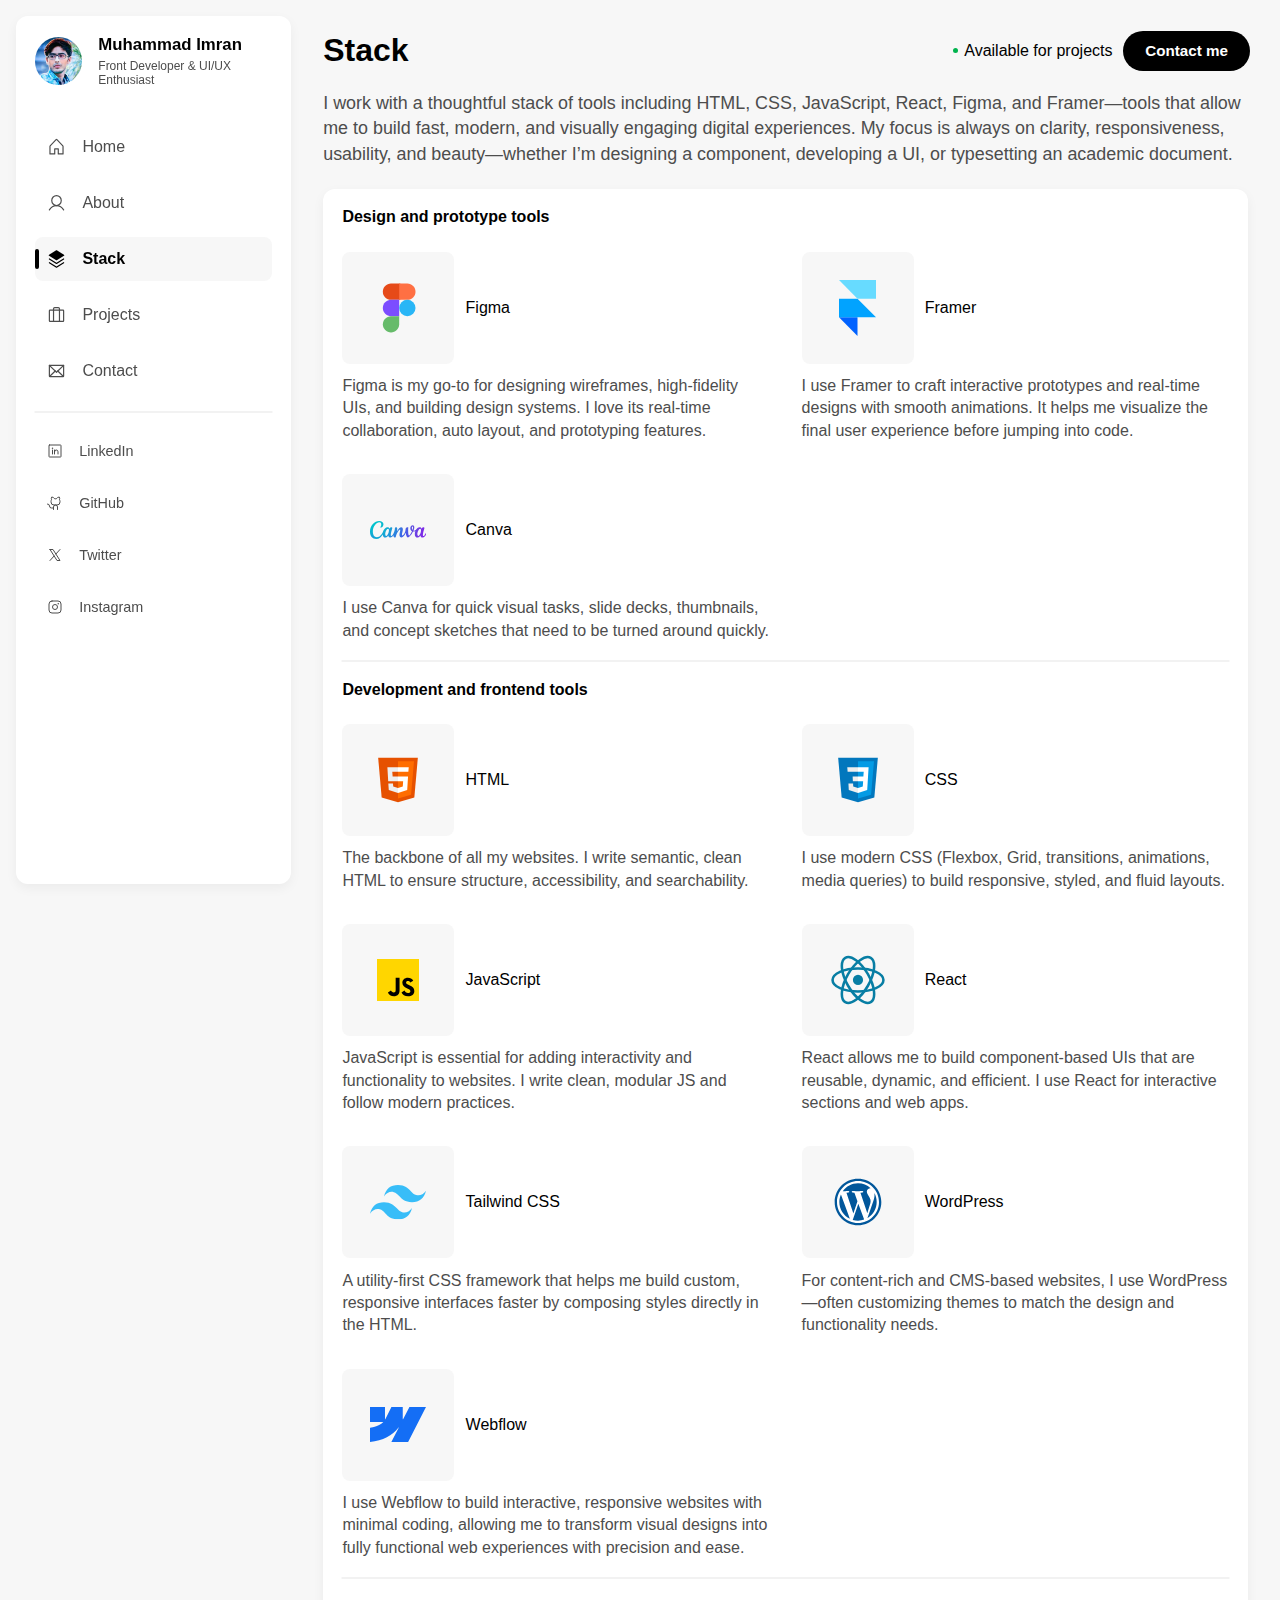
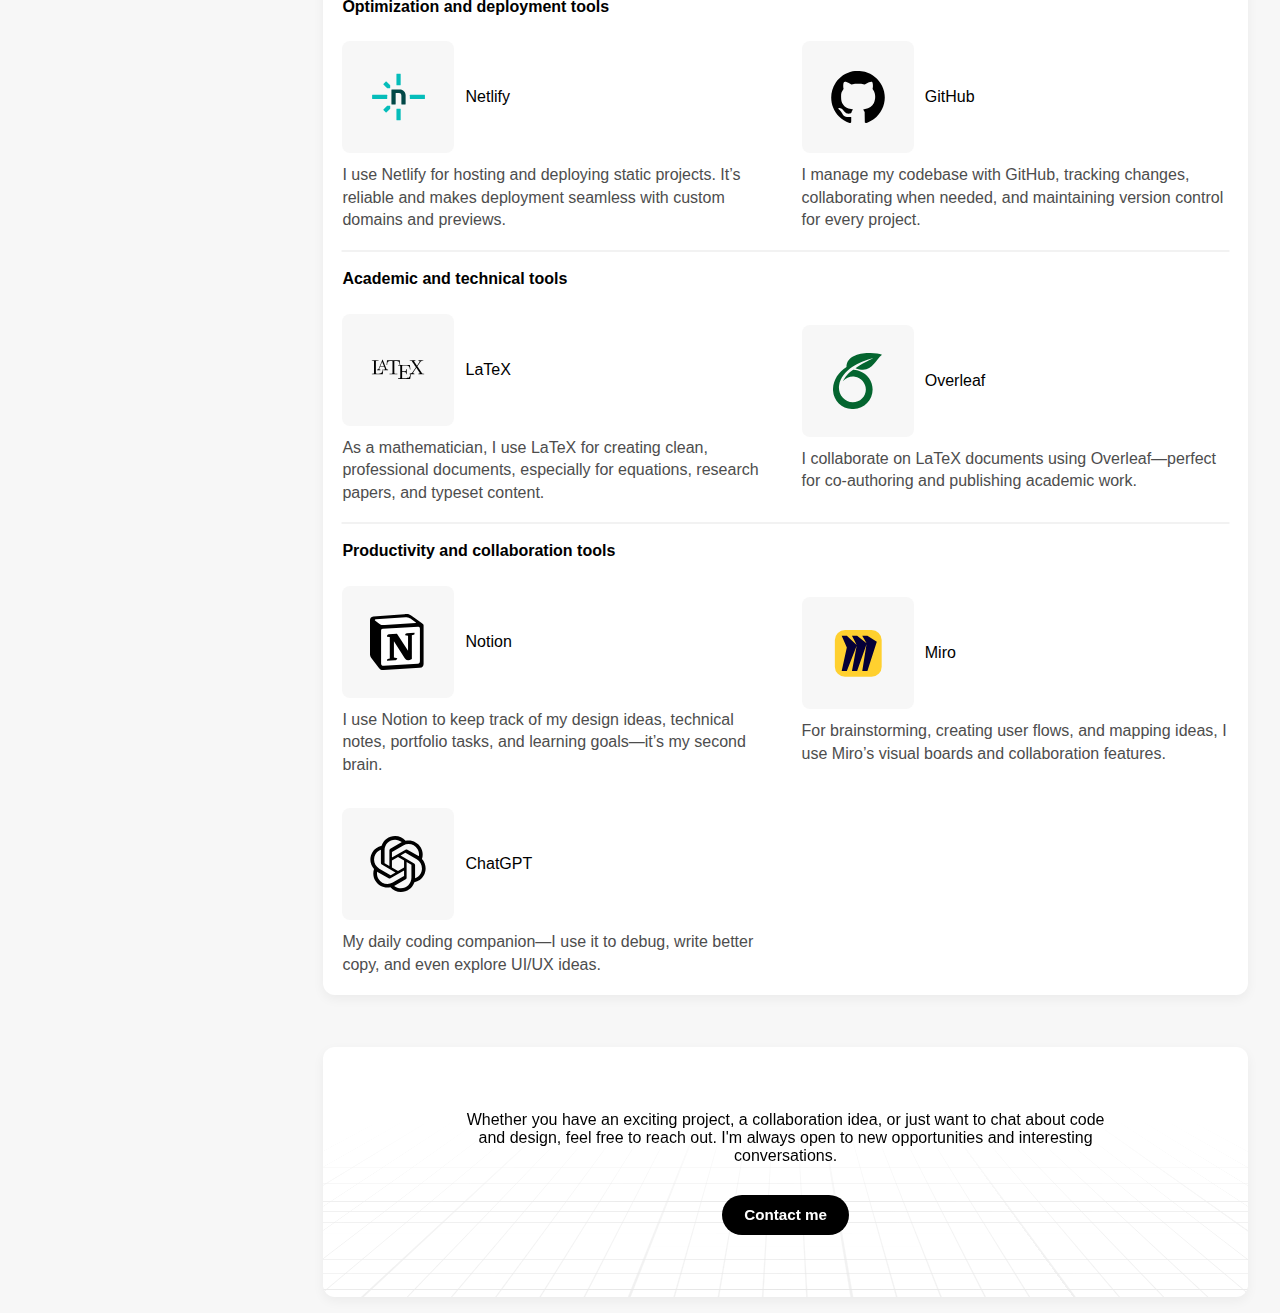
<file: 3-Stack/stack.html>
<!DOCTYPE html>
<html lang="en">
  <head>
    <meta charset="UTF-8" />
    <meta name="viewport" content="width=device-width, initial-scale=1.0" />
    <title>Stack</title>
    <link rel="shortcut icon" href="favicon.ico" type="image/x-icon">
    <link rel="stylesheet" href="../1-Index/index.css" />
    <link rel="stylesheet" href="stack.css" />
  </head>
  <body>
    
     <header>
      <div class="header-content">
        <nav>
          <div class="profile">
            <img
              src="../1-Index/index-images/my-pic.jpg"
              alt="Imran's profile picture"
              class="my-pic"
            />
            <div class="name-and-tagline">
              <h1 class="name">Muhammad Imran</h1>
              <h3 class="tagline">Front Developer & UI/UX Enthusiast</h3>
            </div>
          </div>
          <div class="nav-menu">
            <a href="../1-Index/index.html" class="menu-item">
              <img src="../1-Index/index-icons/house-black-30.svg" alt="house-icon" class="nav-menu-icon">
              <span>Home</span>
            </a>
            <a href="../2-About/about.html" class="menu-item">
              <img src="../1-Index/index-icons/user-black-30.svg" alt="user-icon" class="nav-menu-icon">
              <span>About</span>
            </a>
            <a href="../3-Stack/stack.html" class="menu-item nav-item-active">
              <img src="../1-Index/index-icons/stack-fill-black-0.svg" alt="stack-icon" class="nav-menu-icon">
              <span>Stack</span>
            </a>
            <a href="../4-Projects/projects.html" class="menu-item">
              <img src="../1-Index/index-icons/suitcase-black-30.svg" alt="suitcase-icon" class="nav-menu-icon">
              <span>Projects</span>
            </a>
            <a href="../5-Contact/contact.html" class="menu-item">
              <img src="../1-Index/index-icons/envelope-black-30.svg" alt="envelope-icon" class="nav-menu-icon">
              <span>Contact</span>
            </a>
          </div>
          <div class="divider"></div>
          <div class="accounts">
            <a href="https://linkedin.com/in/imranbinmanzoor-dev/" target="_blank" class="account">
              <img src="../1-Index/index-icons/linkedin-logo-black-30.svg" alt="LinkedIn-logo" class="social-icon">
              <span>LinkedIn</span>
            </a>
            <a href="https://github.com/ImranDirkhan" target="_blank" class="account">
              <img src="../1-Index/index-icons/github-logo-black-30.svg" alt="GitHub-logo" class="social-icon">
              <span>GitHub</span>
            </a>
            <a href="https://x.com/ImranDirkhan" target="_blank" class="account">
              <img src="../1-Index/index-icons/x-twitter-black-30.svg" alt="Twitter-logo" class="social-icon">
              <span>Twitter</span>
            </a>
            <a href="https://instagram.com/imranbinmanzoor1/" target="_blank" class="account">
              <img src="../1-Index/index-icons/instagram-logo-black-30.svg" alt="Instagram-logo" class="social-icon">
              <span>Instagram</span>
            </a>
          </div>
        </nav>
      </div>
    </header>

    <main>
      <div class="intro-cont-wrapper">
        <div class="heading">
          <div class="heading-left"><h1>Stack</h1></div>
          <div class="heading-right">
            <div class="available">
              <div class="green-signal"></div>
              <span>Available for projects</span>
            </div>
            <a href="../5-Contact/contact.html"><button class="btn">Contact me</button></a>
          </div>
        </div>
        <p>
          I work with a thoughtful stack of tools including HTML, CSS,
          JavaScript, React, Figma, and Framer&mdash;tools that allow me to
          build fast, modern, and visually engaging digital experiences. My
          focus is always on clarity, responsiveness, usability, and
          beauty&mdash;whether I’m designing a component, developing a UI, or
          typesetting an academic document.
        </p>
        <!-- STACKS CONTAINER -->
        <div class="page-stack-container">
          <!-- Set 1 -->
          <div class="stack-items-set">
            <h4>Design and prototype tools</h4>
            <div class="stack-items">
              <!-- Stack item -->
              <div class="stack-item">
                <div class="stack-logo-and-name">
                  <div class="stack-logo">
                    <img src="../3-Stack/stack-icons/figma-colorful.svg" alt="Figma-logo" />
                  </div>
                  <div class="stack-name">Figma</div>
                </div>
                <p>
                  Figma is my go-to for designing wireframes, high-fidelity UIs,
                  and building design systems. I love its real-time
                  collaboration, auto layout, and prototyping features.
                </p>
              </div>
              <!-- Stack item -->
              <div class="stack-item">
                <div class="stack-logo-and-name">
                  <div class="stack-logo">
                    <img src="../3-Stack/stack-icons/framer-colorful.svg" alt="Framer-logo" />
                  </div>
                  <div class="stack-name">Framer</div>
                </div>
                <p>
                  I use Framer to craft interactive prototypes and real-time
                  designs with smooth animations. It helps me visualize the
                  final user experience before jumping into code.
                </p>
              </div>
              <!-- Stack item -->
              <div class="stack-item">
                <div class="stack-logo-and-name">
                  <div class="stack-logo">
                    <img src="../3-Stack/stack-icons/canva-colorful.svg" alt="Canva-logo" />
                  </div>
                  <div class="stack-name">Canva</div>
                </div>
                <p>
                  I use Canva for quick visual tasks, slide decks, thumbnails,
                  and concept sketches that need to be turned around quickly.
                </p>
              </div>
            </div>
          </div>
          <div class="divider"></div>
          <!-- Set 2 -->
          <div class="stack-items-set">
            <h4>Development and frontend tools</h4>
            <div class="stack-items">
              <!-- Stack item -->
              <div class="stack-item">
                <div class="stack-logo-and-name">
                  <div class="stack-logo">
                    <img src="../3-Stack/stack-icons/html5-colorful.svg" alt="HTML-logo" />
                  </div>
                  <div class="stack-name">HTML</div>
                </div>
                <p>
                  The backbone of all my websites. I write semantic, clean HTML
                  to ensure structure, accessibility, and searchability.
                </p>
              </div>
              <!-- Stack item -->
              <div class="stack-item">
                <div class="stack-logo-and-name">
                  <div class="stack-logo">
                    <img src="../3-Stack/stack-icons/css3-colorful.svg" alt="CSS-logo" />
                  </div>
                  <div class="stack-name">CSS</div>
                </div>
                <p>
                  I use modern CSS (Flexbox, Grid, transitions, animations,
                  media queries) to build responsive, styled, and fluid layouts.
                </p>
              </div>
              <!-- Stack item -->
              <div class="stack-item">
                <div class="stack-logo-and-name">
                  <div class="stack-logo">
                    <img src="../3-Stack/stack-icons/javascript-colorful.svg" alt="JavaScript-logo" />
                  </div>
                  <div class="stack-name">JavaScript</div>
                </div>
                <p>
                  JavaScript is essential for adding interactivity and
                  functionality to websites. I write clean, modular JS and
                  follow modern practices.
                </p>
              </div>
              <!-- Stack item -->
              <div class="stack-item">
                <div class="stack-logo-and-name">
                  <div class="stack-logo">
                    <img src="../3-Stack/stack-icons/react-colorful.svg" alt="React-logo" />
                  </div>
                  <div class="stack-name">React</div>
                </div>
                <p>
                  React allows me to build component-based UIs that are
                  reusable, dynamic, and efficient. I use React for interactive
                  sections and web apps.
                </p>
              </div>
              <!-- Stack item -->
              <div class="stack-item">
                <div class="stack-logo-and-name">
                  <div class="stack-logo">
                    <img src="../3-Stack/stack-icons/tailwind-css-colorful.svg" alt="Tailwind-CSS-logo" />
                  </div>
                  <div class="stack-name">Tailwind CSS</div>
                </div>
                <p>
                  A utility-first CSS framework that helps me build custom,
                  responsive interfaces faster by composing styles directly in
                  the HTML.
                </p>
              </div>
              <!-- Stack item -->
              <div class="stack-item">
                <div class="stack-logo-and-name">
                  <div class="stack-logo">
                    <img src="../3-Stack/stack-icons/wordpress-colorful.svg" alt="WordPress-logo" />
                  </div>
                  <div class="stack-name">WordPress</div>
                </div>
                <p>
                  For content-rich and CMS-based websites, I use
                  WordPress&mdash;often customizing themes to match the design
                  and functionality needs.
                </p>
              </div>
              <!-- Stack item -->
              <div class="stack-item">
                <div class="stack-logo-and-name">
                  <div class="stack-logo">
                    <img src="../3-Stack/stack-icons/webflow-colorful.svg" alt="Webflow-logo" />
                  </div>
                  <div class="stack-name">Webflow</div>
                </div>
                <p>
                  I use Webflow to build interactive, responsive websites with
                  minimal coding, allowing me to transform visual designs into
                  fully functional web experiences with precision and ease.
                </p>
              </div>
            </div>
          </div>
          <div class="divider"></div>
          <!-- Set 3 -->
          <div class="stack-items-set">
            <h4>Optimization and deployment tools</h4>
            <div class="stack-items">
              <!-- Stack item -->
              <div class="stack-item">
                <div class="stack-logo-and-name">
                  <div class="stack-logo">
                    <img src="../3-Stack/stack-icons/netlify-colorful.svg" alt="Netlify-logo" />
                  </div>
                  <div class="stack-name">Netlify</div>
                </div>
                <p>
                  I use Netlify for hosting and deploying static projects. It’s
                  reliable and makes deployment seamless with custom domains and
                  previews.
                </p>
              </div>
              <!-- Stack item -->
              <div class="stack-item">
                <div class="stack-logo-and-name">
                  <div class="stack-logo">
                    <img src="../3-Stack/stack-icons/github-colorful.svg" alt="GitHub-logo" />
                  </div>
                  <div class="stack-name">GitHub</div>
                </div>
                <p>
                  I manage my codebase with GitHub, tracking changes,
                  collaborating when needed, and maintaining version control for
                  every project.
                </p>
              </div>
            </div>
          </div>
          <div class="divider"></div>
          <!-- Set 4 -->
          <div class="stack-items-set">
            <h4>Academic and technical tools</h4>
            <div class="stack-items">
              <!-- Stack item -->
              <div class="stack-item">
                <div class="stack-logo-and-name">
                  <div class="stack-logo">
                    <img src="../3-Stack/stack-icons/latex-colorful.svg" alt="LaTeX-logo" />
                  </div>
                  <div class="stack-name">LaTeX</div>
                </div>
                <p>
                  As a mathematician, I use LaTeX for creating clean,
                  professional documents, especially for equations, research
                  papers, and typeset content.
                </p>
              </div>
              <!-- Stack item -->
              <div class="stack-item">
                <div class="stack-logo-and-name">
                  <div class="stack-logo">
                    <img src="../3-Stack/stack-icons/overleaf-colorful.svg" alt="Overleaf-logo" />
                  </div>
                  <div class="stack-name">Overleaf</div>
                </div>
                <p>
                  I collaborate on LaTeX documents using Overleaf&mdash;perfect
                  for co-authoring and publishing academic work.
                </p>
              </div>
            </div>
          </div>
          <div class="divider"></div>
          <!-- Set 5 -->
          <div class="stack-items-set">
            <h4>Productivity and collaboration tools</h4>
            <div class="stack-items">
              <!-- Stack item -->
              <div class="stack-item">
                <div class="stack-logo-and-name">
                  <div class="stack-logo">
                    <img src="../3-Stack/stack-icons/notion-colorful.svg" alt="Notion-logo" />
                  </div>
                  <div class="stack-name">Notion</div>
                </div>
                <p>
                  I use Notion to keep track of my design ideas, technical
                  notes, portfolio tasks, and learning goals&mdash;it’s my
                  second brain.
                </p>
              </div>
              <!-- Stack item -->
              <div class="stack-item">
                <div class="stack-logo-and-name">
                  <div class="stack-logo">
                    <img src="../3-Stack/stack-icons/miro-colorful.svg" alt="Miro-logo" />
                  </div>
                  <div class="stack-name">Miro</div>
                </div>
                <p>
                  For brainstorming, creating user flows, and mapping ideas, I
                  use Miro’s visual boards and collaboration features.
                </p>
              </div>
              <!-- Stack item -->
              <div class="stack-item">
                <div class="stack-logo-and-name">
                  <div class="stack-logo">
                    <img src="../3-Stack/stack-icons/chatgpt-colorful.svg" alt="ChatGPT-logo" />
                  </div>
                  <div class="stack-name">ChatGPT</div>
                </div>
                <p>
                  My daily coding companion&mdash;I use it to debug, write
                  better copy, and even explore UI/UX ideas.
                </p>
              </div>
            </div>
          </div>
        </div>
      </div>
      <!-- CONTACT WRAPPER -->
      <div class="contact-cont-wrapper">
        <div class="contact-container">
          <div class="contact-text">
            Whether you have an exciting project, a collaboration idea, or just
            want to chat about code and design, feel free to reach out. I'm
            always open to new opportunities and interesting conversations.
          </div>
          <a href="../5-Contact/contact.html"><button class="btn">Contact me</button></a>

          <div class="pattern">
            <div class="hlines">
              <div class="hline"></div>
              <div class="hline"></div>
              <div class="hline"></div>
              <div class="hline"></div>
              <div class="hline"></div>
              <div class="hline"></div>
              <div class="hline"></div>
              <div class="hline"></div>
              <div class="hline"></div>
              <div class="hline"></div>
              <div class="hline"></div>
              <div class="hline"></div>
              <div class="hline"></div>
              <div class="hline"></div>
              <div class="hline"></div>
              <div class="hline"></div>
              <div class="hline"></div>
              <div class="hline"></div>
              <div class="hline"></div>
              <div class="hline"></div>
              <div class="hline"></div>
            </div>
            <div class="vlines">
                <div class="vline"></div>
                <div class="vline"></div>
                <div class="vline"></div>
                <div class="vline"></div>
                <div class="vline"></div>
                <div class="vline"></div>
                <div class="vline"></div>
                <div class="vline"></div>
                <div class="vline"></div>
                <div class="vline"></div>
                <div class="vline"></div>
                <div class="vline"></div>
                <div class="vline"></div>
                <div class="vline"></div>
                <div class="vline"></div>
                <div class="vline"></div>
                <div class="vline"></div>
                <div class="vline"></div>
                <div class="vline"></div>
                <div class="vline"></div>
                <div class="vline"></div>
                <div class="vline"></div>
                <div class="vline"></div>
                <div class="vline"></div>
                <div class="vline"></div>
                <div class="vline"></div>
                <div class="vline"></div>
                <div class="vline"></div>
                <div class="vline"></div>
                <div class="vline"></div>
                <div class="vline"></div>
                <div class="vline"></div>
                <div class="vline"></div>
                <div class="vline"></div>
              </div>
          </div>

      </div>
    </main>
  </body>
</html>
</file>
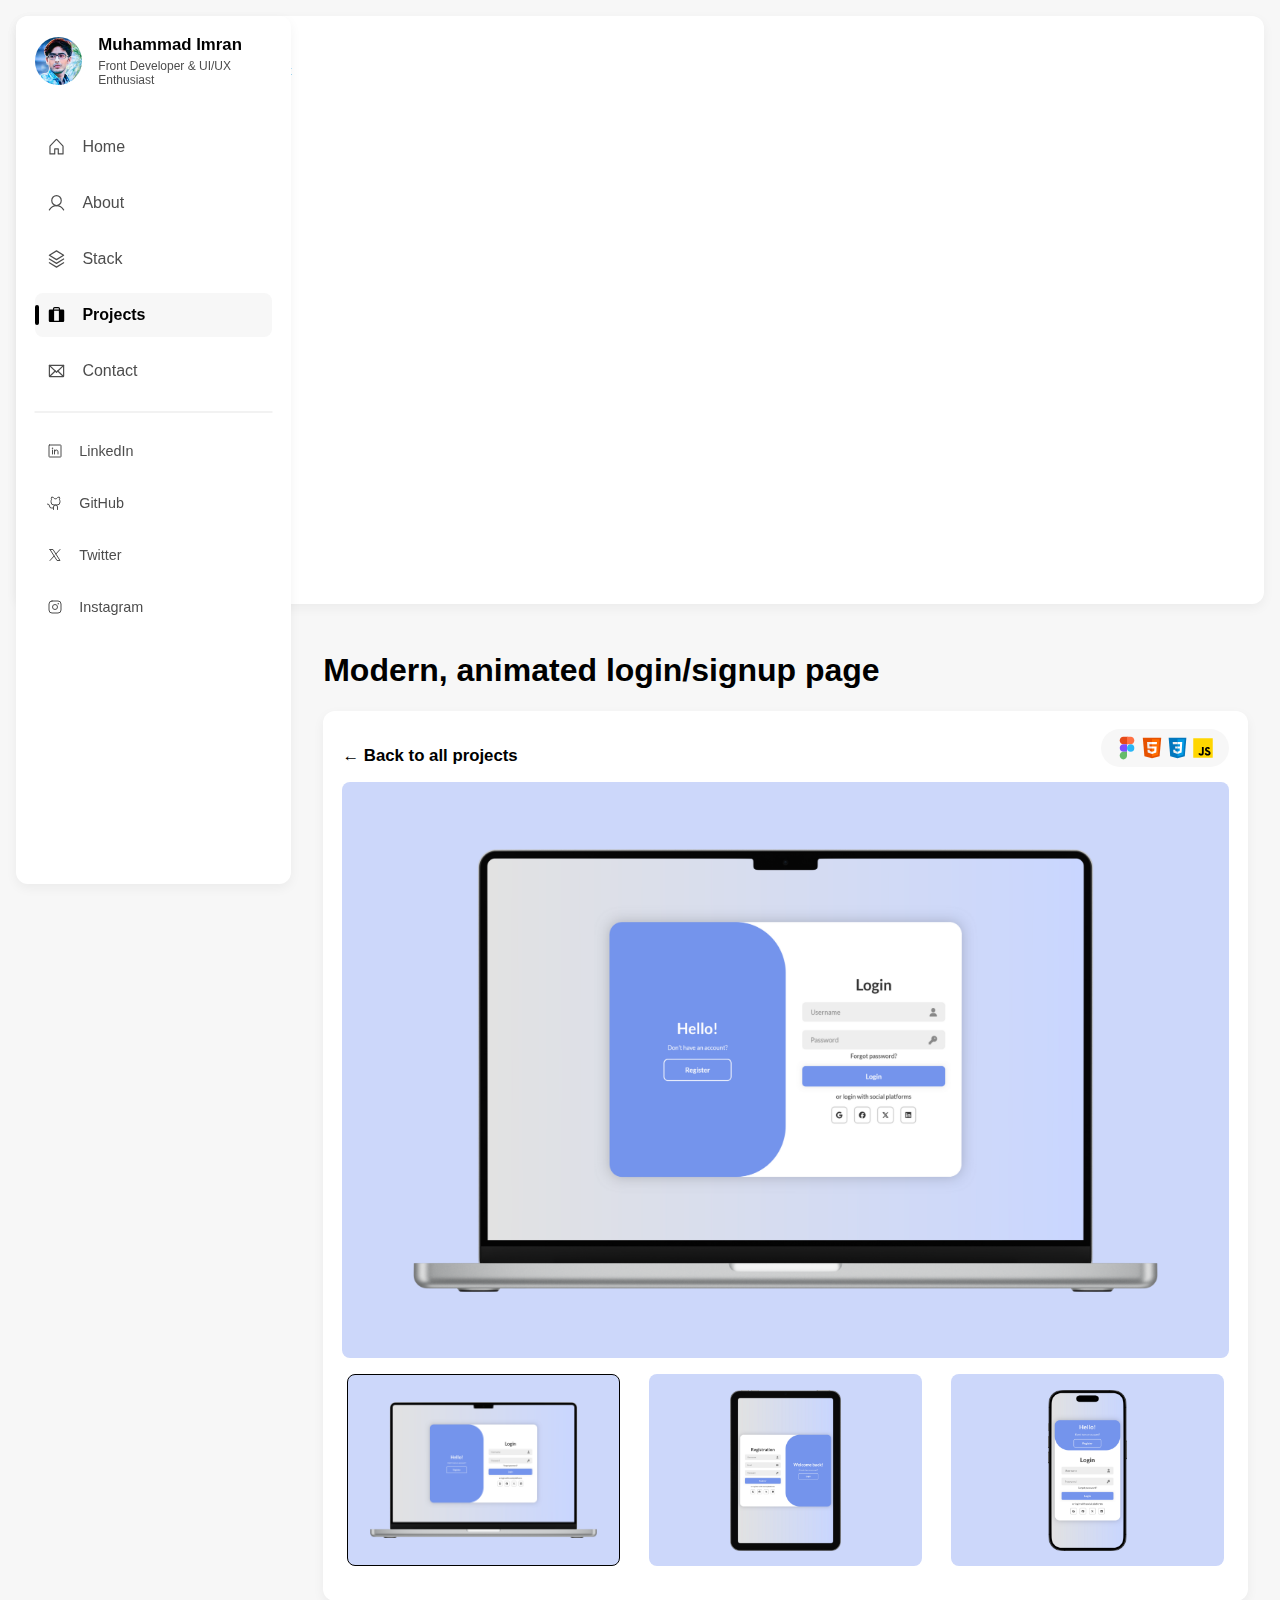
<file: 4-Projects/project-2.html>
<!DOCTYPE html>
<html lang="en">
  <head>
    <meta charset="UTF-8" />
    <meta name="viewport" content="width=device-width, initial-scale=1.0" />
    <title>Modern, animated login/singup page</title>
    <link rel="shortcut icon" href="favicon.ico" type="image/x-icon" />
    <link rel="stylesheet" href="../1-Index/index.css" />
    <link rel="stylesheet" href="project-2.css" />
  </head>
  <body>
    <header>
      <div class="header-content">
        <nav>
          <div class="profile">
            <img
              src="../1-Index/index-images/my-pic.jpg"
              alt="Imran's profile picture"
              class="my-pic"
            />
            <div class="name-and-tagline">
              <h1 class="name">Muhammad Imran</h1>
              <h3 class="tagline">Front Developer & UI/UX Enthusiast</h3>
            </div>
          </div>
          <div class="nav-menu">
            <a href="../1-Index/index.html" class="menu-item">
              <img
                src="../1-Index/index-icons/house-black-30.svg"
                alt="house-icon"
                class="nav-menu-icon"
              />
              <span>Home</span>
            </a>
            <a href="#" class="menu-item">
              <img
                src="../1-Index/index-icons/user-black-30.svg"
                alt="user-icon"
                class="nav-menu-icon"
              />
              <span>About</span>
            </a>
            <a href="../3-Stack/stack.html" class="menu-item">
              <img
                src="../1-Index/index-icons/stack-black-30.svg"
                alt="stack-icon"
                class="nav-menu-icon"
              />
              <span>Stack</span>
            </a>
            <a
              href="../4-Projects/projects.html"
              class="menu-item nav-item-active"
            >
              <img
                src="../1-Index/index-icons/suitcase-fill-black-0.svg"
                alt="suitcase-icon"
                class="nav-menu-icon"
              />
              <span>Projects</span>
            </a>
            <a href="../5-Contact/contact.html" class="menu-item">
              <img
                src="../1-Index/index-icons/envelope-black-30.svg"
                alt="envelope-icon"
                class="nav-menu-icon"
              />
              <span>Contact</span>
            </a>
          </div>
          <div class="divider"></div>
          <div class="accounts">
            <a
              href="https://linkedin.com/in/imranbinmanzoor-dev/"
              target="_blank"
              class="account"
            >
              <img
                src="../1-Index/index-icons/linkedin-logo-black-30.svg"
                alt="LinkedIn-logo"
                class="social-icon"
              />
              <span>LinkedIn</span>
            </a>
            <a
              href="https://github.com/ImranDirkhan"
              target="_blank"
              class="account"
            >
              <img
                src="../1-Index/index-icons/github-logo-black-30.svg"
                alt="GitHub-logo"
                class="social-icon"
              />
              <span>GitHub</span>
            </a>
            <a
              href="https://x.com/ImranDirkhan"
              target="_blank"
              class="account"
            >
              <img
                src="../1-Index/index-icons/x-twitter-black-30.svg"
                alt="Twitter-logo"
                class="social-icon"
              />
              <span>Twitter</span>
            </a>
            <a
              href="https://instagram.com/imranbinmanzoor1/"
              target="_blank"
              class="account"
            >
              <img
                src="../1-Index/index-icons/instagram-logo-black-30.svg"
                alt="Instagram-logo"
                class="social-icon"
              />
              <span>Instagram</span>
            </a>
          </div>
        </nav>
      </div>
    </header>

     <!-- Start of header mobile -->
    <div class="header-mobile">
    <div class="mhtoverlay"></div>
      <div class="header-content">
        <nav>

          <!-- ---------- -->
          <div class="header-top">
            <div class="profile">
              <img
                src="../1-Index/index-images/my-pic.jpg"
                alt="Imran's profile picture"
                class="my-pic"
              />
              <div class="name-and-tagline">
                <h1 class="name">Muhammad Imran</h1>
                <h3 class="tagline">Front Developer & UI/UX Enthusiast</h3>
              </div>
            </div>
            <button id="btn" class="menu-btn">
              <span class="bar"></span>
              <span class="bar"></span>
            </button>
          </div>
          <!-- ---------- -->

          <div class="nav-menu-and-accounts hidden">
            <div class="nav-menu">
              <a href="../1-Index/index.html" class="menu-item">
                <img src="../1-Index/index-icons/house-black-30.svg" alt="house-icon" class="nav-menu-icon">
                <span>Home</span>
              </a>
              <a href="../2-About/about.html" class="menu-item">
                <img src="../1-Index/index-icons/user-black-30.svg" alt="user-icon" class="nav-menu-icon">
                <span>About</span>
              </a>
              <a href="../3-Stack/stack.html" class="menu-item">
                <img src="../1-Index/index-icons/stack-black-30.svg" alt="stack-icon" class="nav-menu-icon">
                <span>Stack</span>
              </a>
              <a href="../4-Projects/projects.html" class="menu-item nav-item-active">
                <img src="../1-Index/index-icons/suitcase-fill-black-0.svg" alt="suitcase-icon" class="nav-menu-icon">
                <span>Projects</span>
              </a>
              <a href="../5-Contact/contact.html" class="menu-item">
                <img src="../1-Index/index-icons/envelope-black-30.svg" alt="envelope-icon" class="nav-menu-icon">
                <span>Contact</span>
              </a>
            </div>
            <div class="divider"></div>
            <div class="accounts">
              <a href="https://linkedin.com/in/imranbinmanzoor-dev/" target="_blank" class="account">
                <img src="../1-Index/index-icons/linkedin-logo-black-30.svg" alt="LinkedIn-logo" class="social-icon">
                <span>LinkedIn</span>
              </a>
              <a href="https://github.com/ImranDirkhan" target="_blank" class="account">
                <img src="../1-Index/index-icons/github-logo-black-30.svg" alt="GitHub-logo" class="social-icon">
                <span>GitHub</span>
              </a>
              <a href="https://x.com/ImranDirkhan" target="_blank" class="account">
                <img src="../1-Index/index-icons/x-twitter-black-30.svg" alt="Twitter-logo" class="social-icon">
                <span>Twitter</span>
              </a>
              <a href="https://instagram.com/imranbinmanzoor1/" target="_blank" class="account">
                <img src="../1-Index/index-icons/instagram-logo-black-30.svg" alt="Instagram-logo" class="social-icon">
                <span>Instagram</span>
              </a>
            </div>
          </div>
        </nav>
      </div>
    </div>
    <!-- End of header mobile -->

    <main>
      <div class="intro-cont-wrapper">
        <div class="heading">
          <div class="heading-left">
            <h1>Modern, animated login/signup page</h1>
          </div>
        </div>
        <!-- Project's complete details -->
        <div class="project-details-cont">
          <div class="back-to-projects-and-skills-used">
            <a class="link-1" href="../4-Projects/projects.html"
              >&larr; Back to all projects</a
            >
            <div class="tools">
              <img
                class="tool"
                src="../3-Stack/stack-icons/figma-colorful.svg"
                alt="figma-icon"
              />
              <img
                class="tool"
                src="../3-Stack/stack-icons/html5-colorful.svg"
                alt="html-icon"
              />
              <img
                class="tool"
                src="../3-Stack/stack-icons/css3-colorful.svg"
                alt="css-icon"
              />
              <img
                class="tool"
                src="../3-Stack/stack-icons/javascript-colorful.svg"
                alt="javascript-icon"
              />
            </div>
          </div>
          <div class="big-picture-cont">
            <a
              class="view-project-overlay"
              href="https://imrandirkhan.github.io/animated-sign-in-sign-up/"
              target="_blank"
            >
              <div class="eye-icon">
                <img src="projects-icons/eye.svg" alt="eye-icon" />
              </div>
              <span class="view-project-text">Preview</span>
            </a>
            <img
              class="big-proj-img"
              src="../4-Projects/projects-images/modern-page.png"
              alt="omnifood"
            />
          </div>
          <div class="more-pictures-cont">
            <div class="more-pic-cont">
              <img
                class="more-pic"
                src="../4-Projects/projects-images/modern-page.png"
                alt="omnifood-laptop"
              />
            </div>
            <div class="more-pic-cont">
              <img
                id="tablet"
                src="../4-Projects/projects-images/modern-page-tablet.png"
                alt="omnifood-tablet"
              />
            </div>
            <div class="more-pic-cont">
              <img
                id="mobile"
                src="../4-Projects/projects-images/modern-page-mobile.png"
                alt="omnifood-mobile"
              />
            </div>
          </div>
          <div class="project-details-text"></div>
        </div>
      </div>
    </main>
    <script src="project-2.js"></script>
  </body>
</html>
</file>
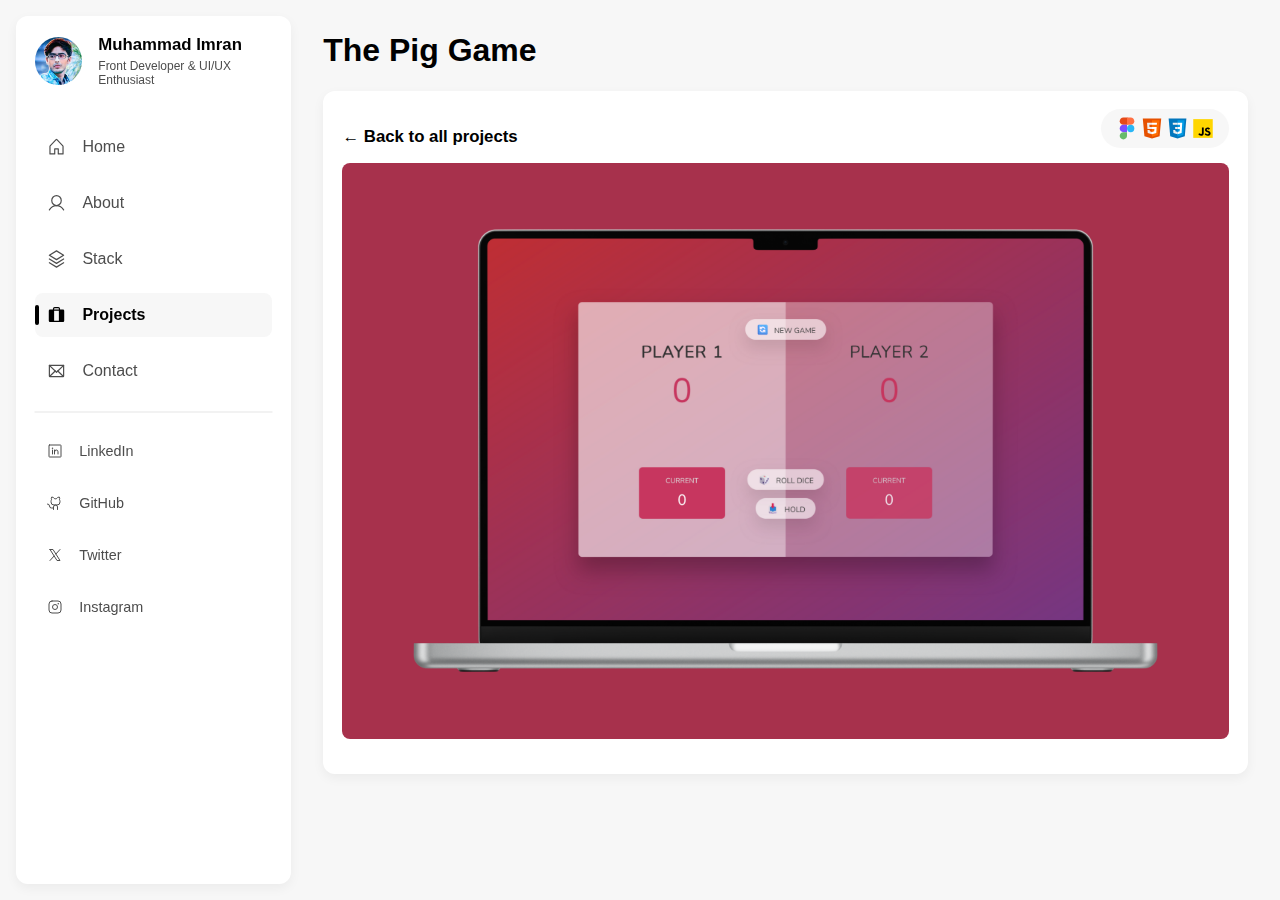
<file: 4-Projects/project-3.html>
<!DOCTYPE html>
<html lang="en">
  <head>
    <meta charset="UTF-8" />
    <meta name="viewport" content="width=device-width, initial-scale=1.0" />
    <title>Modern, animated login/singup page</title>
    <link rel="shortcut icon" href="favicon.ico" type="image/x-icon" />
    <link rel="stylesheet" href="../1-Index/index.css" />
    <link rel="stylesheet" href="project-3.css" />
  </head>
  <body>
    <header>
      <div class="header-content">
        <nav>
          <div class="profile">
            <img
              src="../1-Index/index-images/my-pic.jpg"
              alt="Imran's profile picture"
              class="my-pic"
            />
            <div class="name-and-tagline">
              <h1 class="name">Muhammad Imran</h1>
              <h3 class="tagline">Front Developer & UI/UX Enthusiast</h3>
            </div>
          </div>
          <div class="nav-menu">
            <a href="../1-Index/index.html" class="menu-item">
              <img
                src="../1-Index/index-icons/house-black-30.svg"
                alt="house-icon"
                class="nav-menu-icon"
              />
              <span>Home</span>
            </a>
            <a href="#" class="menu-item">
              <img
                src="../1-Index/index-icons/user-black-30.svg"
                alt="user-icon"
                class="nav-menu-icon"
              />
              <span>About</span>
            </a>
            <a href="../3-Stack/stack.html" class="menu-item">
              <img
                src="../1-Index/index-icons/stack-black-30.svg"
                alt="stack-icon"
                class="nav-menu-icon"
              />
              <span>Stack</span>
            </a>
            <a
              href="../4-Projects/projects.html"
              class="menu-item nav-item-active"
            >
              <img
                src="../1-Index/index-icons/suitcase-fill-black-0.svg"
                alt="suitcase-icon"
                class="nav-menu-icon"
              />
              <span>Projects</span>
            </a>
            <a href="../5-Contact/contact.html" class="menu-item">
              <img
                src="../1-Index/index-icons/envelope-black-30.svg"
                alt="envelope-icon"
                class="nav-menu-icon"
              />
              <span>Contact</span>
            </a>
          </div>
          <div class="divider"></div>
          <div class="accounts">
            <a
              href="https://linkedin.com/in/imranbinmanzoor-dev/"
              target="_blank"
              class="account"
            >
              <img
                src="../1-Index/index-icons/linkedin-logo-black-30.svg"
                alt="LinkedIn-logo"
                class="social-icon"
              />
              <span>LinkedIn</span>
            </a>
            <a
              href="https://github.com/ImranDirkhan"
              target="_blank"
              class="account"
            >
              <img
                src="../1-Index/index-icons/github-logo-black-30.svg"
                alt="GitHub-logo"
                class="social-icon"
              />
              <span>GitHub</span>
            </a>
            <a
              href="https://x.com/ImranDirkhan"
              target="_blank"
              class="account"
            >
              <img
                src="../1-Index/index-icons/x-twitter-black-30.svg"
                alt="Twitter-logo"
                class="social-icon"
              />
              <span>Twitter</span>
            </a>
            <a
              href="https://instagram.com/imranbinmanzoor1/"
              target="_blank"
              class="account"
            >
              <img
                src="../1-Index/index-icons/instagram-logo-black-30.svg"
                alt="Instagram-logo"
                class="social-icon"
              />
              <span>Instagram</span>
            </a>
          </div>
        </nav>
      </div>
    </header>

    <main>
      <div class="intro-cont-wrapper">
        <div class="heading">
          <div class="heading-left">
            <h1>The Pig Game</h1>
          </div>
        </div>
        <!-- Project's complete details -->
        <div class="project-details-cont">
          <div class="back-to-projects-and-skills-used">
            <a class="link-1" href="../4-Projects/projects.html"
              >&larr; Back to all projects</a
            >
            <div class="tools">
              <img
                class="tool"
                src="../3-Stack/stack-icons/figma-colorful.svg"
                alt="figma-icon"
              />
              <img
                class="tool"
                src="../3-Stack/stack-icons/html5-colorful.svg"
                alt="html-icon"
              />
              <img
                class="tool"
                src="../3-Stack/stack-icons/css3-colorful.svg"
                alt="css-icon"
              />
              <img
                class="tool"
                src="../3-Stack/stack-icons/javascript-colorful.svg"
                alt="javascript-icon"
              />
            </div>
          </div>
          <div class="big-picture-cont">
            <a
              class="view-project-overlay"
              href="https://imrandirkhan.github.io/pig-game/"
              target="_blank"
            >
              <div class="eye-icon">
                <img src="projects-icons/eye.svg" alt="eye-icon" />
              </div>
              <span class="view-project-text">Preview</span>
            </a>
            <img
              class="big-proj-img"
              src="../4-Projects/projects-images/pig-game.png"
              alt="omnifood"
            />
          </div>
          <!-- <div class="more-pictures-cont">
            <div class="more-pic-cont">
              <img
                class="more-pic"
                src="../4-Projects/projects-images/modern-page.png"
                alt="omnifood-laptop"
              />
            </div>
            <div class="more-pic-cont">
              <img
                id="tablet"
                src="../4-Projects/projects-images/modern-page-tablet.png"
                alt="omnifood-tablet"
              />
            </div>
            <div class="more-pic-cont">
              <img
                id="mobile"
                src="../4-Projects/projects-images/modern-page-mobile.png"
                alt="omnifood-mobile"
              />
            </div>
          </div> -->
          <div class="project-details-text"></div>
        </div>
      </div>
    </main>
    <script src="project-3.js"></script>
  </body>
</html>
</file>
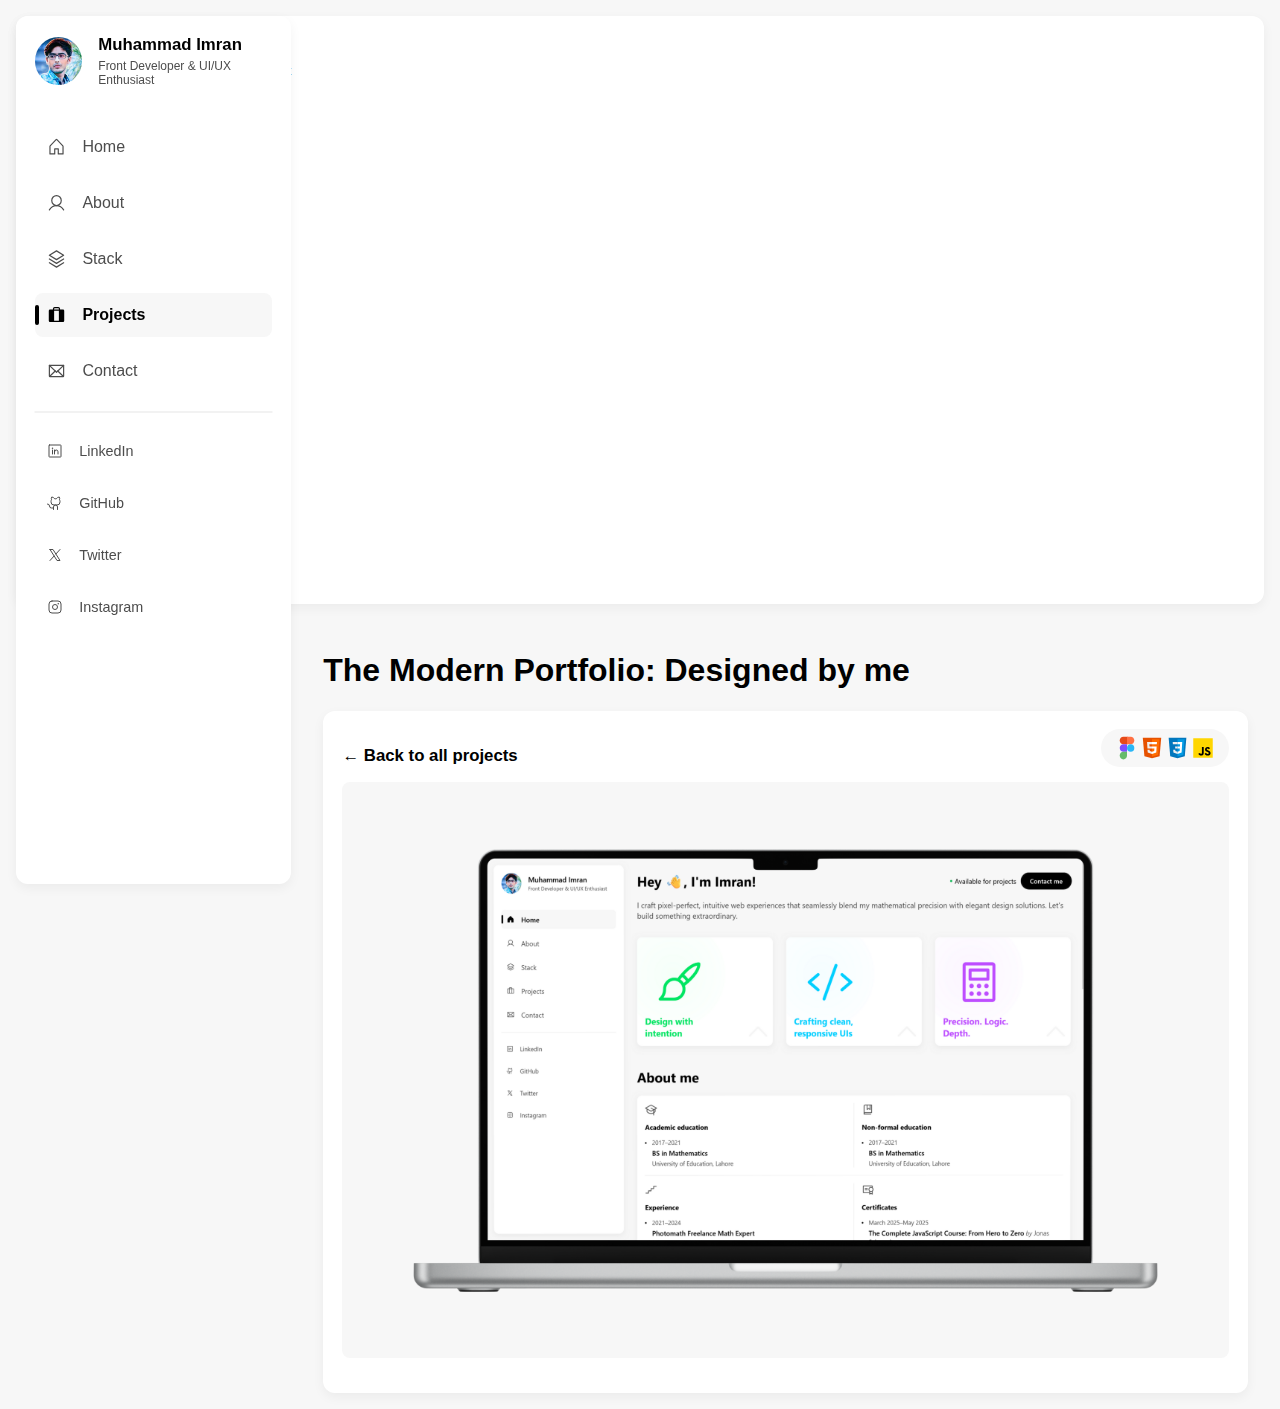
<file: 4-Projects/project-4.html>
<!DOCTYPE html>
<html lang="en">
  <head>
    <meta charset="UTF-8" />
    <meta name="viewport" content="width=device-width, initial-scale=1.0" />
    <title>My Portfolio</title>
    <link rel="shortcut icon" href="favicon.ico" type="image/x-icon" />
    <link rel="stylesheet" href="../1-Index/index.css" />
    <link rel="stylesheet" href="project-4.css" />
  </head>
  <body>
    <header>
      <div class="header-content">
        <nav>
          <div class="profile">
            <img
              src="../1-Index/index-images/my-pic.jpg"
              alt="Imran's profile picture"
              class="my-pic"
            />
            <div class="name-and-tagline">
              <h1 class="name">Muhammad Imran</h1>
              <h3 class="tagline">Front Developer & UI/UX Enthusiast</h3>
            </div>
          </div>
          <div class="nav-menu">
            <a href="../1-Index/index.html" class="menu-item">
              <img
                src="../1-Index/index-icons/house-black-30.svg"
                alt="house-icon"
                class="nav-menu-icon"
              />
              <span>Home</span>
            </a>
            <a href="#" class="menu-item">
              <img
                src="../1-Index/index-icons/user-black-30.svg"
                alt="user-icon"
                class="nav-menu-icon"
              />
              <span>About</span>
            </a>
            <a href="../3-Stack/stack.html" class="menu-item">
              <img
                src="../1-Index/index-icons/stack-black-30.svg"
                alt="stack-icon"
                class="nav-menu-icon"
              />
              <span>Stack</span>
            </a>
            <a
              href="../4-Projects/projects.html"
              class="menu-item nav-item-active"
            >
              <img
                src="../1-Index/index-icons/suitcase-fill-black-0.svg"
                alt="suitcase-icon"
                class="nav-menu-icon"
              />
              <span>Projects</span>
            </a>
            <a href="../5-Contact/contact.html" class="menu-item">
              <img
                src="../1-Index/index-icons/envelope-black-30.svg"
                alt="envelope-icon"
                class="nav-menu-icon"
              />
              <span>Contact</span>
            </a>
          </div>
          <div class="divider"></div>
          <div class="accounts">
            <a
              href="https://linkedin.com/in/imranbinmanzoor-dev/"
              target="_blank"
              class="account"
            >
              <img
                src="../1-Index/index-icons/linkedin-logo-black-30.svg"
                alt="LinkedIn-logo"
                class="social-icon"
              />
              <span>LinkedIn</span>
            </a>
            <a
              href="https://github.com/ImranDirkhan"
              target="_blank"
              class="account"
            >
              <img
                src="../1-Index/index-icons/github-logo-black-30.svg"
                alt="GitHub-logo"
                class="social-icon"
              />
              <span>GitHub</span>
            </a>
            <a
              href="https://x.com/ImranDirkhan"
              target="_blank"
              class="account"
            >
              <img
                src="../1-Index/index-icons/x-twitter-black-30.svg"
                alt="Twitter-logo"
                class="social-icon"
              />
              <span>Twitter</span>
            </a>
            <a
              href="https://instagram.com/imranbinmanzoor1/"
              target="_blank"
              class="account"
            >
              <img
                src="../1-Index/index-icons/instagram-logo-black-30.svg"
                alt="Instagram-logo"
                class="social-icon"
              />
              <span>Instagram</span>
            </a>
          </div>
        </nav>
      </div>
    </header>

    <!-- Start of header mobile -->
    <div class="header-mobile">
      <div class="mhtoverlay"></div>
      <div class="header-content">
        <nav>
          <!-- ---------- -->
          <div class="header-top">
            <div class="profile">
              <img
                src="../1-Index/index-images/my-pic.jpg"
                alt="Imran's profile picture"
                class="my-pic"
              />
              <div class="name-and-tagline">
                <h1 class="name">Muhammad Imran</h1>
                <h3 class="tagline">Front Developer & UI/UX Enthusiast</h3>
              </div>
            </div>
            <button id="btn" class="menu-btn">
              <span class="bar"></span>
              <span class="bar"></span>
            </button>
          </div>
          <!-- ---------- -->

          <div class="nav-menu-and-accounts hidden">
            <div class="nav-menu">
              <a href="../1-Index/index.html" class="menu-item">
                <img
                  src="../1-Index/index-icons/house-black-30.svg"
                  alt="house-icon"
                  class="nav-menu-icon"
                />
                <span>Home</span>
              </a>
              <a href="../2-About/about.html" class="menu-item">
                <img
                  src="../1-Index/index-icons/user-black-30.svg"
                  alt="user-icon"
                  class="nav-menu-icon"
                />
                <span>About</span>
              </a>
              <a href="../3-Stack/stack.html" class="menu-item">
                <img
                  src="../1-Index/index-icons/stack-black-30.svg"
                  alt="stack-icon"
                  class="nav-menu-icon"
                />
                <span>Stack</span>
              </a>
              <a
                href="../4-Projects/projects.html"
                class="menu-item nav-item-active"
              >
                <img
                  src="../1-Index/index-icons/suitcase-fill-black-0.svg"
                  alt="suitcase-icon"
                  class="nav-menu-icon"
                />
                <span>Projects</span>
              </a>
              <a href="../5-Contact/contact.html" class="menu-item">
                <img
                  src="../1-Index/index-icons/envelope-black-30.svg"
                  alt="envelope-icon"
                  class="nav-menu-icon"
                />
                <span>Contact</span>
              </a>
            </div>
            <div class="divider"></div>
            <div class="accounts">
              <a
                href="https://linkedin.com/in/imranbinmanzoor-dev/"
                target="_blank"
                class="account"
              >
                <img
                  src="../1-Index/index-icons/linkedin-logo-black-30.svg"
                  alt="LinkedIn-logo"
                  class="social-icon"
                />
                <span>LinkedIn</span>
              </a>
              <a
                href="https://github.com/ImranDirkhan"
                target="_blank"
                class="account"
              >
                <img
                  src="../1-Index/index-icons/github-logo-black-30.svg"
                  alt="GitHub-logo"
                  class="social-icon"
                />
                <span>GitHub</span>
              </a>
              <a
                href="https://x.com/ImranDirkhan"
                target="_blank"
                class="account"
              >
                <img
                  src="../1-Index/index-icons/x-twitter-black-30.svg"
                  alt="Twitter-logo"
                  class="social-icon"
                />
                <span>Twitter</span>
              </a>
              <a
                href="https://instagram.com/imranbinmanzoor1/"
                target="_blank"
                class="account"
              >
                <img
                  src="../1-Index/index-icons/instagram-logo-black-30.svg"
                  alt="Instagram-logo"
                  class="social-icon"
                />
                <span>Instagram</span>
              </a>
            </div>
          </div>
        </nav>
      </div>
    </div>
    <!-- End of header mobile -->

    <main>
      <div class="intro-cont-wrapper">
        <div class="heading">
          <div class="heading-left">
            <h1>The Modern Portfolio: Designed by me</h1>
          </div>
        </div>
        <!-- Project's complete details -->
        <div class="project-details-cont">
          <div class="back-to-projects-and-skills-used">
            <a class="link-1" href="../4-Projects/projects.html"
              >&larr; Back to all projects</a
            >
            <div class="tools">
              <img
                class="tool"
                src="../3-Stack/stack-icons/figma-colorful.svg"
                alt="figma-icon"
              />
              <img
                class="tool"
                src="../3-Stack/stack-icons/html5-colorful.svg"
                alt="html-icon"
              />
              <img
                class="tool"
                src="../3-Stack/stack-icons/css3-colorful.svg"
                alt="css-icon"
              />
              <img
                class="tool"
                src="../3-Stack/stack-icons/javascript-colorful.svg"
                alt="javascript-icon"
              />
            </div>
          </div>
          <div class="big-picture-cont">
            <a
              class="view-project-overlay"
              href="https://imrandirkhan.github.io/new-portfolio/"
              target="_blank"
            >
              <div class="eye-icon">
                <img src="projects-icons/eye.svg" alt="eye-icon" />
              </div>
              <span class="view-project-text">Preview</span>
            </a>
            <img
              class="big-proj-img"
              src="../4-Projects/projects-images/my-portfolio.png"
              alt="omnifood"
            />
          </div>
          <!-- <div class="more-pictures-cont">
            <div class="more-pic-cont">
              <img
                class="more-pic"
                src="../4-Projects/projects-images/modern-page.png"
                alt="omnifood-laptop"
              />
            </div>
            <div class="more-pic-cont">
              <img
                id="tablet"
                src="../4-Projects/projects-images/modern-page-tablet.png"
                alt="omnifood-tablet"
              />
            </div>
            <div class="more-pic-cont">
              <img
                id="mobile"
                src="../4-Projects/projects-images/modern-page-mobile.png"
                alt="omnifood-mobile"
              />
            </div>
          </div> -->
          <div class="project-details-text"></div>
        </div>
      </div>
    </main>
    <script src="project-4.js"></script>
  </body>
</html>
</file>
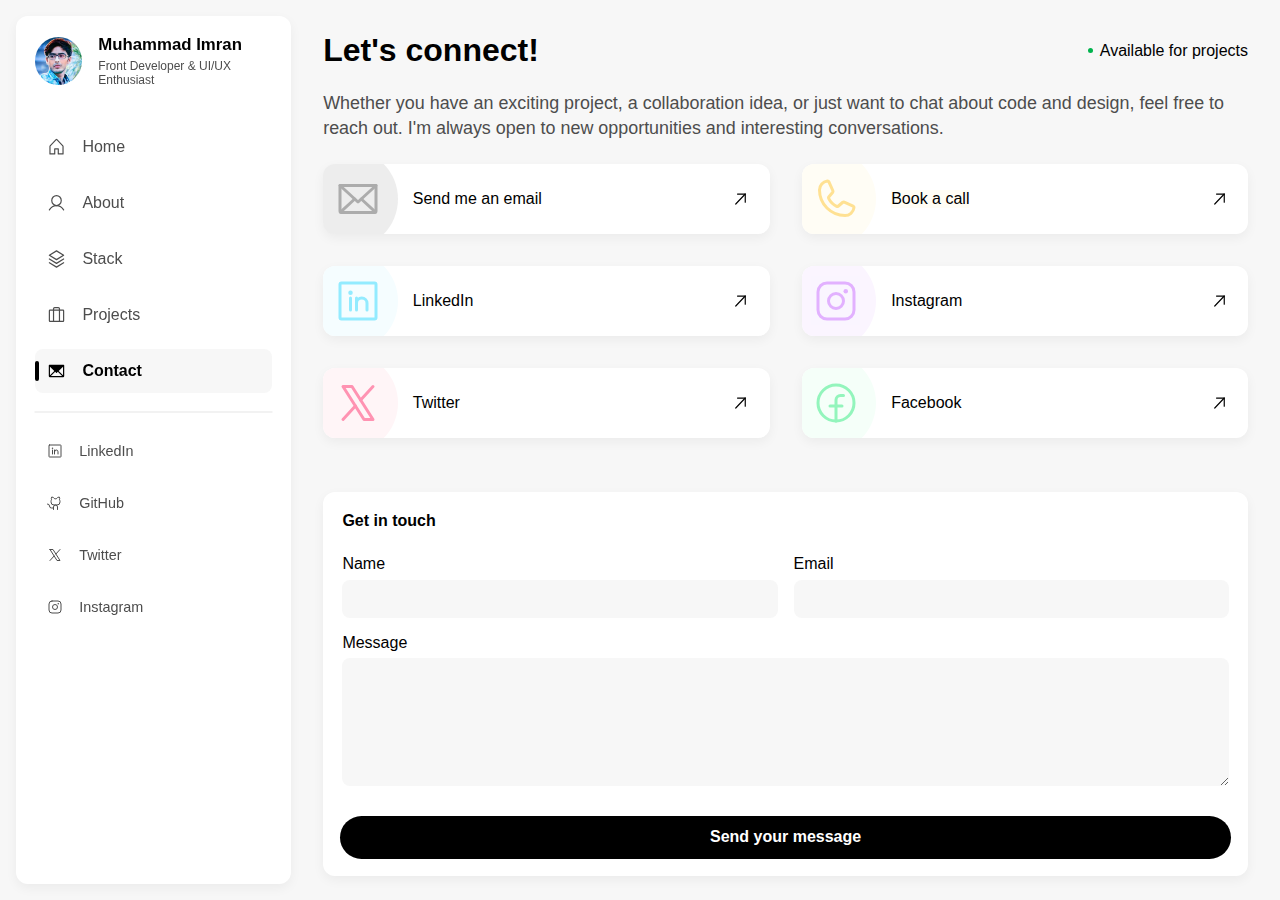
<file: 5-Contact/contact.html>
<!DOCTYPE html>
<html lang="en">
  <head>
    <meta charset="UTF-8" />
    <meta name="viewport" content="width=device-width, initial-scale=1.0" />
    <title>Contact</title>
    <link rel="shortcut icon" href="favicon.ico" type="image/x-icon">
    <link rel="stylesheet" href="../1-Index/index.css" />
    <link rel="stylesheet" href="contact.css" />
  </head>
  <body>
    
    <header>
      <div class="header-content">
        <nav>
          <div class="profile">
            <img
              src="../1-Index/index-images/my-pic.jpg"
              alt="Imran's profile picture"
              class="my-pic"
            />
            <div class="name-and-tagline">
              <h1 class="name">Muhammad Imran</h1>
              <h3 class="tagline">Front Developer & UI/UX Enthusiast</h3>
            </div>
          </div>
          <div class="nav-menu">
            <a href="../1-Index/index.html" class="menu-item">
              <img src="../1-Index/index-icons/house-black-30.svg" alt="house-icon" class="nav-menu-icon">
              <span>Home</span>
            </a>
            <a href="../2-About/about.html" class="menu-item">
              <img src="../1-Index/index-icons/user-black-30.svg" alt="user-icon" class="nav-menu-icon">
              <span>About</span>
            </a>
            <a href="../3-Stack/stack.html" class="menu-item">
              <img src="../1-Index/index-icons/stack-black-30.svg" alt="stack-icon" class="nav-menu-icon">
              <span>Stack</span>
            </a>
            <a href="../4-Projects/projects.html" class="menu-item">
              <img src="../1-Index/index-icons/suitcase-black-30.svg" alt="suitcase-icon" class="nav-menu-icon">
              <span>Projects</span>
            </a>
            <a href="../5-Contact/contact.html" class="menu-item nav-item-active">
              <img src="../1-Index/index-icons/envelope-fill-black-0.svg" alt="envelope-icon" class="nav-menu-icon">
              <span>Contact</span>
            </a>
          </div>
          <div class="divider"></div>
          <div class="accounts">
            <a href="https://linkedin.com/in/imranbinmanzoor-dev/" target="_blank" class="account">
              <img src="../1-Index/index-icons/linkedin-logo-black-30.svg" alt="LinkedIn-logo" class="social-icon">
              <span>LinkedIn</span>
            </a>
            <a href="https://github.com/ImranDirkhan" target="_blank" class="account">
              <img src="../1-Index/index-icons/github-logo-black-30.svg" alt="GitHub-logo" class="social-icon">
              <span>GitHub</span>
            </a>
            <a href="https://x.com/ImranDirkhan" target="_blank" class="account">
              <img src="../1-Index/index-icons/x-twitter-black-30.svg" alt="Twitter-logo" class="social-icon">
              <span>Twitter</span>
            </a>
            <a href="https://instagram.com/imranbinmanzoor1/" target="_blank" class="account">
              <img src="../1-Index/index-icons/instagram-logo-black-30.svg" alt="Instagram-logo" class="social-icon">
              <span>Instagram</span>
            </a>
          </div>
        </nav>
      </div>
    </header>


    <main>
      <div class="intro-cont-wrapper">
        <div class="heading">
          <div class="heading-left"><h1>Let's connect!</h1></div>
          <div class="heading-right">
            <div class="available">
              <div class="green-signal"></div>
              <span>Available for projects</span>
            </div>
          </div>
        </div>
        <p>
          Whether you have an exciting project, a collaboration idea, or just want to chat about code and design, feel free to reach out. I'm always open to new opportunities and interesting conversations.
        </p>
        <!-- CONTACTS CONTAINER -->
        <div class="contact-cards-cont">
          <a href="mailto:imranbinmanzoor1@gmail.com" target="_blank" class="contact-card">
            <div class="contact-card-logo-bg email"><img src="../5-Contact/contact-icons/envelope-black-30.svg" alt="envelope-icon"></div>
            <div class="contact-card-name">Send me an email</div>
            <div class="contact-card-arrow"><img src="../5-Contact/contact-icons/arrow-up-right.svg" alt="up-right-arrow"></div>
          </a>
          <a href="callto:+923247051372" target="_blank" class="contact-card">
            <div class="contact-card-logo-bg call"><img src="../5-Contact/contact-icons/phone-orange.svg" alt="phone-icon"></div>
            <div class="contact-card-name call">Book a call</div>
            <div class="contact-card-arrow"><img src="../5-Contact/contact-icons/arrow-up-right.svg" alt="up-right-arrow"></div>
          </a>
          <a href="https://linkedin.com/in/imranbinmanzoor-dev/" target="_blank" class="contact-card">
            <div class="contact-card-logo-bg linkedin"><img src="../5-Contact/contact-icons/linkedin-blue.svg" alt="LinkedIn-logo"></div>
            <div class="contact-card-name">LinkedIn</div>
            <div class="contact-card-arrow"><img src="../5-Contact/contact-icons/arrow-up-right.svg" alt="up-right-arrow"></div>
          </a>
          <a href="https://instagram.com/imranbinmanzoor1/" target="_blank" class="contact-card">
            <div class="contact-card-logo-bg instagram"><img src="../5-Contact/contact-icons/instagram-purple.svg" alt="Instagram-logo"></div>
            <div class="contact-card-name">Instagram</div>
            <div class="contact-card-arrow"><img src="../5-Contact/contact-icons/arrow-up-right.svg" alt="up-right-arrow"></div>
          </a>
          <a href="https://x.com/ImranDirkhan" target="_blank" class="contact-card">
            <div class="contact-card-logo-bg twitter"><img src="../5-Contact/contact-icons/x-twitter-red.svg" alt="Twitter-logo"></div>
            <div class="contact-card-name">Twitter</div>
            <div class="contact-card-arrow"><img src="../5-Contact/contact-icons/arrow-up-right.svg" alt="up-right-arrow"></div>
          </a>
          <a href="https://facebook.com/imranbinmanzoor/" target="_blank" class="contact-card">
            <div class="contact-card-logo-bg facebook"><img src="../5-Contact/contact-icons/facebook-green.svg" alt="Facebook-logo"></div>
            <div class="contact-card-name">Facebook</div>
            <div class="contact-card-arrow"><img src="../5-Contact/contact-icons/arrow-up-right.svg" alt="up-right-arrow"></div>
          </a>
        </div>
        <!-- MESSAGE BOX -->
         <div class="message-box">
          <h4>Get in touch</h4>
          <form action="">
            <div class="name-input">
              <label for="name">Name</label>
              <input type="text" id="name">
            </div>
            <div class="email-input">
              <label for="email">Email</label>
              <input type="email" id="email">
            </div>
            <div class="message-input">
              <label for="message">Message</label>
              <textarea id="message"></textarea>
            </div>
            <input type="submit" class="btn" id="submit-btn" value="Send your message">
          </form>
         </div>
    </main>

    <script src="contact.js"></script>
  </body>
</html>
</file>
<file: style.css>
:root {
  /* COLORS */

  --white-100: rgb(255, 255, 255);
  --white-97: rgb(247, 247, 247);
  --white-90: rgb(230, 230, 230);
  --white-80: rgb(204, 204, 204);

  --white-100-rgb: 255, 255, 255;
  --white-97-rgb: 247, 247, 247;
  --white-90-rgb: 230, 230, 230;
  --white-80-rgb: 204, 204, 204;

  --green-98: rgb(245, 255, 249);
  --green-45: rgb(0, 230, 99);
  --green-35: rgb(0, 179, 77);

  --orange-98: rgb(255, 253, 245);
  --orange-50: rgb(255, 183, 0);

  --blue-98: rgb(245, 253, 255);
  --blue-50: rgb(0, 208, 255);

  --purple-98: rgb(251, 245, 255);
  --purple-65: rgb(190, 77, 255);

  --red-98: rgb(255, 245, 247);
  --red-50: rgb(255, 0, 76);

  --black-30: rgb(77, 77, 77);
  --black-0: rgb(0, 0, 0);

  --black-30-rgb: 77, 77, 77;
  --black-0-rgb: 0, 0, 0;
}

* {
  margin: 0;
  padding: 0;
  box-sizing: border-box;
  font-family: "Avenir LT Std", sans-serif;
}

/* GENERAL */

.btn {
  box-shadow: 0 0 0 2px var(--black-0);
  background: transparent;
  color: var(--black-0);
  padding: 4px 16px;
  height: 36px;
  font-size: 1rem;
  font-weight: 700;
  border: none;
  border-radius: 1000px;
  /* letter-spacing: 0.75px; */
  cursor: pointer;
  position: relative;
  overflow: hidden;
}

.btn::after {
  content: "";
  position: absolute;
  bottom: 0px;
  left: 0px;
  width: 0;
  height: 100%;
  color: var(--white-100);
  background-color: var(--black-0);
  transition: all 0.25s ease-in-out;
  z-index: -1;
}

.btn:hover::after {
  width: 100%;
}

.hidden {
  visibility: hidden;
}

.span-helper-1 {
  font-weight: 300;
  font-style: italic;
  font-size: 15px;
}

.span-helper-2 {
  font-weight: 300;
}

.link-1 {
  text-decoration: none;
  font-size: 1.05rem;
  font-weight: 600;
  color: var(--black-0);
  display: flex;
  align-items: center;
  justify-content: last baseline;
  gap: 4px;
  width: fit-content;
}

.link-1 .link-arrow {
  font-size: 1.4rem;
}

/* ------- */

body {
  height: 100%;
  width: 100%;
  background-color: var(--white-97);
  padding: 1.2rem;
  display: flex;
}

header {
  position: fixed;
  /* overflow-y: auto; */
  height: 95vh;
  background-color: var(--white-100);
  /* border: 2px solid red; */
  width: 25%;
  padding: 1.2rem;
  border-radius: 12px;

  overflow: scroll;

  display: flex;
  flex-direction: column;
  gap: 2rem;
  /* flex: 1 0 0px; */
}

main {
  position: relative;
  left: 25%;
  width: 75%;
  margin: 0rem 2rem;
  padding: 1rem 1.2rem;
  /* border: 2px solid red; */
  display: flex;
  flex-direction: column;
  gap: 3rem;
}

.profile {
  width: 100%;
  display: flex;
  align-items: center;
  justify-content: flex-start;
  gap: 1rem;
}

.profile .my-pic {
  height: 48px;
  display: flex;
  align-items: center;
  justify-content: center;
  border-radius: 100%;
}

.profile .name-and-tagline {
  display: flex;
  flex-direction: column;
  gap: 0.2rem;
}

.profile .name {
  font-size: 20px;
  line-height: 1.2;
  font-weight: 600;
  color: var(--black-0);
}

.profile .tagline {
  font-size: 12px;
  font-weight: 500;
}

.nav-menu {
  width: 100%;
  display: flex;
  flex-direction: column;
  align-items: flex-start;
  /* border: 2px solid red; */
}
.nav-menu .menu-item {
  /* border: 2px solid green; */
  height: 48px;
  width: 100%;
  text-decoration: none;
  color: var(--black-30);
  background-color: var(--white-100);
  display: flex;
  align-items: center;
  justify-content: flex-start;
  gap: 1rem;
  padding: 4px 12px;
}

.nav-menu .menu-item:hover,
.nav-menu .menu-item:active {
  background-color: var(--white-97);
  border-radius: 12px;
}

.nav-item-active {
}

.nav-menu .menu-item .nav-menu-icon {
  height: 1.2rem;
  width: 1.2rem;
  display: flex;
  align-items: center;
  justify-content: center;
  border-color: aquamarin;
}

.divider {
  width: 100%;
  height: 1px;
  background-color: var(--white-97);
}

.ver-divider {
  width: 1px;
  height: 1fr;
  background-color: var(--white-97);
}

.accounts {
  width: 100%;
  display: flex;
  flex-direction: column;
  align-items: flex-start;
}

.accounts .account {
  height: 48px;
  width: 100%;
  text-decoration: none;
  color: var(--black-30);
  background-color: var(--white-100);
  display: flex;
  align-items: center;
  justify-content: flex-start;
  gap: 1rem;
  padding: 4px 12px;
  font-size: 0.9rem;
}

.accounts .account .social-icon {
  height: 1rem;
  width: 1rem;
  display: flex;
  align-items: center;
  justify-content: center;
}

/* -------- */
/* -------- */
/* -------- */

/* INTRO WRAPPER */
.intro-cont-wrapper {
  width: 100%;
  display: flex;
  flex-direction: column;
  gap: 1.4rem;
}

/* global for all wrappers */
.heading {
  width: 100%;
  display: flex;
  align-items: center;
  justify-content: space-between;
  /* background-color: var(--white-97); */
  z-index: 2;
}

.heading-left {
}

.heading-right {
  display: flex;
  align-items: center;
  justify-content: flex-end;
  gap: 0.8rem;
}

.heading-right .available {
  display: flex;
  align-items: center;
  justify-content: center;
  gap: 0.4rem;
}

.green-signal {
  width: 5px;
  height: 5px;
  background-color: var(--green-35);
  border-radius: 100%;
  position: relative;
}

.intro-cont-wrapper p {
  width: 100%;
  font-size: 1.2rem;
  color: var(--black-30);
  line-height: 1.4;
}

.core-skill-cards {
  display: flex;
  justify-content: space-between;
  align-items: center;
  gap: 2rem;
}

.skill-card {
  height: 16rem;
  width: 33%;
  background-color: var(--white-100);
  border-radius: 12px;
  position: relative;
  overflow: hidden;
}

.big-icon {
  background: radial-gradient(var(--green-98), var(--white-100));
  height: 250px;
  width: 250px;
  border-radius: 100%;
  position: absolute;
  top: -2.4rem;
  left: -2.4rem;

  transition: all 0.4s ease-in-out;
}

.big-icon-2 {
  background: radial-gradient(var(--blue-98), var(--white-100));
}

.big-icon-3 {
  background: radial-gradient(var(--purple-98), var(--white-100));
}

.big-icon-transformed {
  transform: translate(-25%, -25%) scale(0.5);
  position: absolute;
}

.big-icon i {
  font-size: 7rem;
  color: var(--green-45);
  position: absolute;
  bottom: 3rem;
  right: 3rem;
  position: absolute;
}

.big-icon-2 i {
  color: var(--blue-50);
}

.big-icon-3 i {
  color: var(--purple-65);
}

.ph-caret-up {
  position: absolute;
  bottom: 0px;
  right: 4px;
  font-size: 4rem;
  color: var(--black-30);
  opacity: 0.05;
  transition: all 0.4s;
}

.text-card {
  position: fixed;
  top: 170px;
  padding: 1.2rem;
  position: absolute;
  display: flex;
  flex-direction: column;
  gap: 0.6rem;

  transition: all 0.4s ease-in-out;
}

.text-card-heading {
  font-size: 22px;
  color: var(--green-45);
  transition: all 0.4s ease-in-out;
  max-width: 160px;
}

.text-card-heading-2 {
  color: var(--blue-50);
}

.text-card-heading-3 {
  color: var(--purple-65);
}

.text-card .text-card-para {
  font-size: 0.95rem;
  color: var(--black-30);
  transition: all 0.4s ease-in-out;
}

.move-up {
  transform: translateY(-57%);
}

/* ABOUT ME WRAPPER */

.about-cont-wrapper {
  width: 100%;
  display: flex;
  flex-direction: column;
  gap: 1.4rem;
}

.about-details-container {
  width: 100%;
  background-color: var(--white-100);
  padding: 1.2rem;
  border-radius: 12px;

  display: flex;
  flex-direction: column;
  gap: 2rem;
}

.academic-and-non-formal {
  width: 100%;
  display: flex;
  justify-content: space-between;
  padding-bottom: 1.2rem;
}

.academic-education {
  width: 50%;

  display: flex;
  flex-direction: column;
  gap: 1rem;
}

.dot-and-record {
  display: flex;
  align-items: first baseline;
  gap: 0.8rem;
}

.dot-symbol {
  display: flex;
  flex-direction: column;
  gap: 1.3rem;
  height: 1fr;
}

.dot {
  width: 4px;
  height: 4px;
  background-color: var(--black-0);
  border-radius: 100%;
  display: flex;
  align-items: center;
  justify-content: center;
}

.record {
  display: flex;
  flex-direction: column;
  gap: 0.3rem;
  height: 1fr;
}

.tenure {
  font-size: 0.9rem;
  color: var(--black-30);
}

.achievement-icon {
  font-size: 2rem;
}

.achievement-title {
  font-size: 1rem;
  color: var(--black-0);
}

.institute {
  font-size: 0.9rem;
  color: var(--black-30);
}

.non-formal-education {
  width: 50%;
  padding-left: 1.2rem;

  display: flex;
  flex-direction: column;
  gap: 1rem;
}

.experience-and-certificates {
  width: 100%;
  display: flex;
  padding-top: 1.2rem;
}

.experience {
  width: 50%;

  display: flex;
  flex-direction: column;
  gap: 1rem;
}

.certificates {
  width: 50%;
  padding-left: 1.2rem;

  display: flex;
  flex-direction: column;
  gap: 1rem;
}

.more-about-link {
  align-self: flex-end;
}

/* STACK WRAPPER */

.stack-cont-wrapper {
  width: 100%;
  display: flex;
  flex-direction: column;
  gap: 1.4rem;
}

.stack-container {
  width: 100%;
  background-color: var(--white-100);
  border-radius: 12px;
  padding: 1.2rem;

  display: grid;
  grid-template-columns: repeat(3, 1fr);
  gap: 2rem;
  justify-items: start;
}

.stack-item {
  display: flex;
  align-items: center;
  justify-content: center;
  gap: 0.7rem;
}

.stack-logo {
  height: 112px;
  width: 112px;
  background-color: var(--white-97);
  border-radius: 8px;

  display: flex;
  align-items: center;
  justify-content: center;

  padding: 2rem;
}

.stack-item img {
  height: 56px;
  width: 56px;
  object-fit: contain;
}

/* PROJECTS WRAPPER */
.projects-cont-wrapper {
  width: 100%;
  display: flex;
  flex-direction: column;
  gap: 1.4rem;
}

.projects-container {
  width: 100%;
  background-color: var(--white-100);
  border-radius: 12px;
  padding: 1.2rem;

  display: flex;
  flex-direction: column;
  gap: 2rem;
}

.projects {
  display: flex;
  gap: 1rem;
  /* flex-wrap: wrap; */
  align-items: center;
  justify-content: center;
}

.project {
  display: flex;
  flex-direction: column;
  gap: 0.8rem;
  width: 50%;
  height: 100%;
}

.project-image-cont {
  width: 100%;
  height: fit-content;
  background-color: var(--white-97);
  border-radius: 8px;

  display: flex;
  align-items: center;
  justify-content: center;

  padding: 0.8rem;
}

.project-image-cont img {
  width: 100%;
  object-fit: contain;
}

.projects-container .btn {
  width: fit-content;
  align-self: center;
}

/* CONTACT WRAPPER */
.contact-cont-wrapper {
  width: 100%;
}

.contact-container {
  width: 100%;
  background-color: var(--white-100);
  border-radius: 12px;
  padding-bottom: 4rem;

  display: flex;
  flex-direction: column;
  justify-content: center;
  align-items: center;
  gap: 2rem;

  position: relative;

  overflow: hidden;

  perspective: 1000px;
}

.contact-text {
  width: 100%;
  padding: 4rem 8rem 0rem 8rem;
  text-align: center;
  backdrop-filter: blur(0px);
}

.more-projects-link {
  align-self: flex-end;
}

/* --- */

.pattern {
  position: absolute;
  top: -200px;

  opacity: 0.1;
  z-index: -1;

  transform: rotate3d(1, 0, 0, 75deg);
}

.hlines {
  display: flex;
  flex-direction: column;
  gap: 2rem;
  position: absolute;
  top: 0;
  left: 0;
  width: 100%;
}

.hline {
  width: 100%;
  height: 1.2px;
  background: linear-gradient(
    to right,
    var(--black-30),
    var(--black-0),
    var(--black-30)
  );
}

.vlines {
  display: flex;
  gap: 2rem;
}

.vline {
  width: 1.2px;
  height: 700px;
  background: linear-gradient(to top, var(--black-30), var(--white-97));
}
</file>
<file: style-about-me.css>
.more-about-me-cont {
  width: 100%;

  display: grid;
  grid-template-columns: 6fr 2fr;
  grid-template-rows: repeat(3, 1fr);
  grid-template-areas:
    "more-about-me-text-cont more-about-me-img"
    "more-about-me-text-cont more-about-me-img"
    "more-about-me-text-cont more-about-me-hobbies";
  gap: 1rem;
  /* align-items: stretch;
  justify-items: stretch; */
}

.more-about-me-text-cont {
  grid-area: more-about-me-text-cont;

  display: flex;
  flex-direction: column;
  gap: 1rem;
}

.more-about-me-text {
  background-color: var(--white-100);
  padding: 1rem;
  border-radius: 12px;

  display: flex;
  flex-direction: column;
  gap: 1rem;
}

.more-about-me-text p {
  font-size: 1rem;
}

.more-about-me-img {
  grid-area: more-about-me-img;
  border-radius: 12px;
}

.more-about-me-img img {
  width: 100%;
  border-radius: 12px;
  object-fit: contain;
}

.more-about-me-hobbies {
  grid-area: more-about-me-hobbies;
  border-radius: 12px;
  border: 2px solid;
}
</file>
<file: contact.css>
:root {
  /* COLORS */

  --white-100: rgb(255, 255, 255);
  --white-97: rgb(247, 247, 247);
  --white-90: rgb(230, 230, 230);
  --white-80: rgb(204, 204, 204);

  --white-100-rgb: 255, 255, 255;
  --white-97-rgb: 247, 247, 247;
  --white-90-rgb: 230, 230, 230;
  --white-80-rgb: 204, 204, 204;

  --green-98: rgb(245, 255, 249);
  --green-45: rgb(0, 230, 99);
  --green-35: rgb(0, 179, 77);

  --orange-98: rgb(255, 253, 245);
  --orange-50: rgb(255, 183, 0);

  --blue-98: rgb(245, 253, 255);
  --blue-50: rgb(0, 208, 255);

  --purple-98: rgb(251, 245, 255);
  --purple-65: rgb(190, 77, 255);

  --red-98: rgb(255, 245, 247);
  --red-50: rgb(255, 0, 76);

  --black-30: rgb(77, 77, 77);
  --black-0: rgb(0, 0, 0);

  --black-30-rgb: 77, 77, 77;
  --black-0-rgb: 0, 0, 0;
}

.contact-cards-cont {
  width: 100%;
  display: grid;
  grid-template-columns: repeat(2, 1fr);
  gap: 2rem;
}

.contact-card {
  height: 70px;
  background-color: var(--white-100);
  border-radius: 12px;

  display: flex;
  align-items: center;
  justify-content: space-between;
  padding-right: 1.2rem;

  overflow: hidden;

  position: relative;
}

.contact-card-logo-bg {
  height: 100px;
  width: 100px;
  border-radius: 100%;
  background-color: rgba(var(--black-30-rgb), 0.1);

  position: absolute;
  left: -1.6rem;

  display: flex;
  align-items: center;
  justify-content: flex-end;
  padding-right: 1rem;
}

.contact-card-logo-bg img {
  z-index: 1;
  height: 3rem;
  width: 3rem;
  opacity: 0.4;
}

.call {
  background-color: var(--orange-98);
}

.linkedin {
  background-color: var(--blue-98);
}

.instagram {
  background-color: var(--purple-98);
}

.twitter {
  background-color: var(--red-98);
}

.facebook {
  background-color: var(--green-98);
}

.contact-card-name {
  margin-left: 5.6rem;
}

.contact-card-arrow {
  height: 1.2rem;
  width: 1.2rem;
}

/* --- */
.message-box {
  width: 100%;
  background-color: var(--white-100);
  border-radius: 12px;
  padding: 1.2rem;

  display: flex;
  flex-direction: column;
  gap: 1.6rem;
  margin-top: 2rem;
}

.message-box form {
  display: grid;
  grid-template-columns: 1fr 1fr;
  grid-template-areas:
    "name email"
    "message message"
    "submit-btn submit-btn";
  gap: 1rem;
}

.message-box input {
  height: 2.4rem;
  background-color: var(--white-97);
  border: none;
  border-radius: 8px;
  padding: 0 0.8rem;
  font-size: 1rem;
}

.message-box textarea {
  min-height: 8rem;
  background-color: var(--white-97);
  border: none;
  border-radius: 8px;
  padding: 0.6rem 0.8rem;
  font-size: 1rem;
}

.name-input {
  grid-area: name;

  display: flex;
  flex-direction: column;
  gap: 0.4rem;
}

.email-input {
  grid-area: email;

  display: flex;
  flex-direction: column;
  gap: 0.4rem;
}

.message-input {
  grid-area: message;

  display: flex;
  flex-direction: column;
  gap: 0.4rem;
}

#submit-btn {
  grid-area: submit-btn;
  border-radius: 1000px;
  margin-top: 1rem;
  background-color: var(--black-0);
  color: var(--white-100);
}
</file>
<file: stack.css>
.page-stack-container {
  width: 100%;
  background-color: var(--white-100);
  border-radius: 12px;
  padding: 1.2rem;

  display: flex;
  flex-direction: column;
  gap: 2rem;
}

.div {
  width: 100%;
}

.stack-items-set {
  width: 100%;
  display: flex;
  flex-direction: column;
  gap: 1.6rem;
}

.stack-items {
  width: 100%;
  display: grid;
  grid-template-columns: repeat(2, 1fr);
  align-content: start;
  justify-items: start;
  /* align-items: flex-start; */
  /* justify-content: space-between; */
  gap: 2rem;
}

.stack-item {
  display: flex;
  flex-direction: column;
  align-items: flex-start;
  gap: 0.7rem;
}

.stack-logo-and-name {
  display: flex;
  align-items: center;
  justify-content: center;
  gap: 0.7rem;
}

.stack-item p {
  font-size: 1rem;
}

.stack-logo {
  height: 112px;
  width: 112px;
  background-color: var(--white-97);
  border-radius: 8px;

  display: flex;
  align-items: center;
  justify-content: center;

  padding: 2rem;
}

.stack-item img {
  height: 56px;
  width: 56px;
  object-fit: contain;
}
</file>
<file: 1-Index/index.css>
:root {
  /* COLORS */

  --white-100: rgb(255, 255, 255);
  --white-97: rgb(247, 247, 247);
  --white-90: rgb(230, 230, 230);
  --white-80: rgb(204, 204, 204);

  --white-100-rgb: 255, 255, 255;
  --white-97-rgb: 247, 247, 247;
  --white-90-rgb: 230, 230, 230;
  --white-80-rgb: 204, 204, 204;

  --green-98: rgb(245, 255, 249);
  --green-45: rgb(0, 230, 99);
  --green-35: rgb(0, 179, 77);

  --orange-98: rgb(255, 253, 245);
  --orange-50: rgb(255, 183, 0);

  --blue-98: rgb(245, 253, 255);
  --blue-50: rgb(0, 208, 255);

  --purple-98: rgb(251, 245, 255);
  --purple-65: rgb(190, 77, 255);

  --red-98: rgb(255, 245, 247);
  --red-50: rgb(255, 0, 76);

  --black-30: rgb(77, 77, 77);
  --black-0: rgb(0, 0, 0);

  --black-30-rgb: 77, 77, 77;
  --black-0-rgb: 0, 0, 0;
}

/* ---------- GENERAL ---------- */

.hidden {
  visibility: hidden;
}

.span-helper-1 {
  font-weight: 300;
  font-style: italic;
  font-size: 15px;
}

.span-helper-2 {
  font-weight: 300;
}

/* ------------------------------- */

* {
  margin: 0;
  padding: 0;
  box-sizing: border-box;
  font-family: "Segoe UI", sans-serif;
}

body {
  height: 100%;
  width: 100%;
  background-color: var(--white-97);
  overflow-x: hidden;
}

header {
  width: 24%;
  height: 100vh;
  position: fixed;
  left: 0;
  top: 0;
  z-index: 100;

  display: flex;
  align-items: center;
  justify-content: center;
  /* flex: none; */
}

.header-content {
  width: 100%;
  height: 100%;
  padding: 1rem;
  display: flex;
  flex-direction: column;
  align-items: center;
  justify-content: center;
}

nav {
  width: 100%;
  height: 100%;
  /* position: relative; */
  background-color: var(--white-100);
  padding: 1.2rem;
  border-radius: 12px;
  overflow-y: auto;
  display: flex;
  flex-direction: column;
  justify-content: flex-start;
  gap: 2.4rem;
  box-shadow: 0 4px 12px rgba(0, 0, 0, 0.05);
  scrollbar-width: none; /* Firefox */
  -ms-overflow-style: none; /* IE/Edge */
}

nav::-webkit-scrollbar {
  display: none; /* Chrome/ Safar */
}

.profile {
  width: 100%;
  display: flex;
  align-items: center;
  gap: 1rem;
}

.profile .my-pic {
  height: 48px;
  width: 48px;
  border-radius: 100%;
  object-fit: cover;
  display: flex;
  align-items: center;
  justify-content: center;
}

.profile .name-and-tagline {
  display: flex;
  flex-direction: column;
  gap: 0.2rem;
}

.profile .name {
  font-size: 1.05rem;
  line-height: 1.2;
  font-weight: 600;
  color: var(--black-0);
}

.profile .tagline {
  font-size: 0.75rem;
  font-weight: 500;
  color: var(--black-30);
}

.nav-menu {
  width: 100%;
  display: flex;
  flex-direction: column;
  gap: 0.75rem;
}

.nav-menu .menu-item {
  height: 44px;
  width: 100%;
  text-decoration: none;
  color: var(--black-30);
  background-color: var(--white-100);
  display: flex;
  align-items: center;
  justify-content: flex-start;
  gap: 1rem;
  padding: 4px 12px;
  border-radius: 8px;
  position: relative;
  transition: all 0.25s ease;
}

.nav-menu .menu-item:hover {
  background-color: var(--white-97);
}

/* Windows 11 navigation indicator */
.nav-menu .menu-item.nav-item-active {
  background-color: var(--white-97);
  font-weight: 600;
  color: var(--black-0);
}

.nav-menu .menu-item.nav-item-active::before {
  content: "";
  position: absolute;
  left: 0;
  top: 12px;
  bottom: 12px;
  width: 4px;
  background: var(--black-0);
  border-radius: 100px;
  transition: top 0.2s, bottom 0.2s;
}

.nav-menu .menu-item .nav-menu-icon {
  height: 1.2rem;
  width: 1.2rem;
  display: flex;
  align-items: center;
  justify-content: center;
}

.divider {
  width: 100%;
  box-shadow: 0 0 0 0.5px var(--white-90);
  margin: -1.2rem 0;
}

.h-divider {
  width: 100%;
  box-shadow: 0 0 0 0.5px var(--white-90);
}

.v-divider {
  box-shadow: 0 0 0 0.5px var(--white-90);
  height: 1fr;
  background-color: var(--white-90);
}

.accounts {
  width: 100%;
  display: flex;
  flex-direction: column;
  align-items: flex-start;
  gap: 0.75rem;
}

.accounts .account {
  height: 40px;
  width: 100%;
  text-decoration: none;
  color: var(--black-30);
  background-color: var(--white-100);
  display: flex;
  align-items: center;
  justify-content: flex-start;
  gap: 1rem;
  padding: 4px 12px;
  border-radius: 8px;
  font-size: 0.9rem;
}

.accounts .account .social-icon {
  height: 1rem;
  width: 1rem;
  display: flex;
  align-items: center;
  justify-content: center;
}

.accounts .account:hover {
  background-color: var(--white-97);
}

/* ---------- MAIN CONTENT AREA ---------- */

main {
  position: relative;
  top: 0;
  left: 24%;
  width: 76%;
  padding: 2rem 2rem 1rem 1rem;
  display: flex;
  flex-direction: column;
  gap: 3.2rem;
}

/* INTRO WRAPPER */
.intro-cont-wrapper {
  width: 100%;
  display: flex;
  flex-direction: column;
  gap: 1.4rem;
}

/* global for all wrappers */
.heading {
  width: 100%;
  display: flex;
  align-items: center;
  justify-content: space-between;
}

.heading-left {
}

.heading-right {
  display: flex;
  align-items: center;
  justify-content: flex-end;
  gap: 0.8rem;
}

.heading-right .available {
  display: flex;
  align-items: center;
  justify-content: center;
  gap: 0.4rem;
}

.green-signal {
  width: 5px;
  height: 5px;
  background-color: var(--green-35);
  border-radius: 100%;
}

/* --- Button class --- */
.btn {
  box-shadow: 0 0 0 2px var(--black-0);
  background: var(--black-0);
  color: var(--white-100);
  padding: 6px 20px;
  height: 36px;
  font-size: 0.95rem;
  font-weight: 600;
  border: none;
  border-radius: 1000px;
  cursor: pointer;
  position: relative;
  overflow: hidden;
  transition: color 0.25s ease-in-out;
}

.btn::after {
  content: "";
  position: absolute;
  bottom: 0;
  left: 0;
  width: 0;
  height: 100%;
  background-color: var(--white-100);
  transition: all 0.25s ease-in-out;
  z-index: -1;
}

.btn:hover {
  background-color: var(--white-100);
  color: var(--black-0);
  z-index: 1;
}

.btn:hover::after {
  width: 100%;
}

/* --- */

.intro-cont-wrapper p {
  width: 100%;
  font-size: 1.12rem;
  color: var(--black-30);
  line-height: 1.4;
}

.core-skill-cards {
  display: flex;
  justify-content: space-between;
  align-items: center;
  gap: 2rem;
  margin-top: 1rem;
}

.skill-card {
  height: 16rem;
  width: 33%;
  background-color: var(--white-100);
  border-radius: 12px;
  position: relative;
  overflow: hidden;
  box-shadow: 0 4px 12px rgba(0, 0, 0, 0.05);
}

.big-icon {
  background: radial-gradient(var(--green-98), var(--white-100));
  height: 250px;
  width: 250px;
  border-radius: 100%;
  position: absolute;
  top: -2.4rem;
  left: -2.4rem;

  transition: all 0.4s ease-in-out;
}

.big-icon-2 {
  background: radial-gradient(var(--blue-98), var(--white-100));
}

.big-icon-3 {
  background: radial-gradient(var(--purple-98), var(--white-100));
}

.big-icon-transformed {
  transform: translate(-25%, -25%) scale(0.5);
  position: absolute;
}

.big-icon .skill-icon img {
  height: 7.2rem;
  width: 7.2rem;
  position: absolute;
  bottom: 3rem;
  right: 3rem;
}

.ph-caret-up {
  position: absolute;
  bottom: 0px;
  right: 4px;
  font-size: 4rem;
  color: var(--black-30);
  opacity: 0.05;
  transition: all 0.4s;
}

.text-card {
  position: fixed;
  top: 164px;
  padding: 1.2rem;
  position: absolute;
  display: flex;
  flex-direction: column;
  gap: 0.6rem;
  transition: all 0.4s ease-in-out;
}

.text-card-heading {
  font-size: 1.3rem;
  color: var(--green-45);
  transition: all 0.4s ease-in-out;
  max-width: 160px;
}

.text-card-heading-2 {
  color: var(--blue-50);
}

.text-card-heading-3 {
  color: var(--purple-65);
}

.text-card .text-card-para {
  font-size: 0.95rem;
  color: var(--black-30);
  transition: all 0.4s ease-in-out;
}

.move-up {
  transform: translateY(-57%);
}

/* ---------- ABOUT SECTION ---------- */

.about-cont-wrapper {
  width: 100%;
  display: flex;
  flex-direction: column;
  gap: 1.4rem;
}

.about-details-container {
  width: 100%;
  background-color: var(--white-100);
  padding: 1.2rem;
  border-radius: 12px;
  display: flex;
  flex-direction: column;
  gap: 2rem;
  box-shadow: 0 4px 12px rgba(0, 0, 0, 0.05);
}

.academic-and-non-formal {
  width: 100%;
  display: flex;
  justify-content: space-between;
  padding-bottom: 1.2rem;
}

.academic-education {
  width: 50%;

  display: flex;
  flex-direction: column;
  gap: 1rem;
}

.dot-and-record {
  display: flex;
  align-items: first baseline;
  gap: 0.8rem;
}

.dot-symbol {
  display: flex;
  flex-direction: column;
  gap: 1.3rem;
  height: 1fr;
}

.dot {
  width: 4px;
  height: 4px;
  background-color: var(--black-0);
  border-radius: 100%;
  display: flex;
  align-items: center;
  justify-content: center;
}

.record {
  display: flex;
  flex-direction: column;
  gap: 0.3rem;
  height: 1fr;
}

.tenure {
  font-size: 0.9rem;
  color: var(--black-30);
}

.achievement-icon {
  height: 1.8rem;
  width: 1.8rem;
}

.achievement-title {
  font-size: 1rem;
  font-weight: 600;
  color: var(--black-0);
}

.institute {
  font-size: 0.9rem;
  color: var(--black-30);
}

.non-formal-education {
  width: 50%;
  padding-left: 1.2rem;

  display: flex;
  flex-direction: column;
  gap: 1rem;
}

.experience-and-certificates {
  width: 100%;
  display: flex;
  padding-top: 1.2rem;
}

.experience {
  width: 50%;

  display: flex;
  flex-direction: column;
  gap: 1rem;
}

.certificates {
  width: 50%;
  padding-left: 1.2rem;

  display: flex;
  flex-direction: column;
  gap: 1rem;
}

/* --- Link 1 --- */
.link-1 {
  text-decoration: none;
  font-size: 1.05rem;
  font-weight: 600;
  color: var(--black-0);
  display: flex;
  align-items: center;
  gap: 4px;
  width: fit-content;
  transition: all 0.3s ease;
  margin-top: 1rem;
}

.link-1:hover {
  color: var(--green-45);
  gap: 8px;
}

.link-arrow {
  font-size: 1.3rem;
  transition: all 0.3s ease;
}

/* --- */

.more-about-link {
  align-self: flex-end;
}

/* ---------- STACK SECTION ---------- */

.stack-cont-wrapper {
  width: 100%;
  display: flex;
  flex-direction: column;
  gap: 1.4rem;
}

.stack-container-box {
  width: 100%;
  background-color: var(--white-100);
  border-radius: 12px;
  padding: 1.2rem;

  display: flex;
  flex-direction: column;
  gap: 2rem;
  box-shadow: 0 4px 12px rgba(0, 0, 0, 0.05);
}

.full-stack-link {
  align-self: flex-end;
}

.stack-container {
  width: 100%;
  display: grid;
  grid-template-columns: repeat(3, 1fr);
  gap: 2rem;
  justify-items: start;
}

.stack-item {
  display: flex;
  align-items: center;
  justify-content: center;
  gap: 0.7rem;
}

.stack-logo {
  height: 112px;
  width: 112px;
  background-color: var(--white-97);
  border-radius: 8px;

  display: flex;
  align-items: center;
  justify-content: center;

  padding: 2rem;
}

.stack-item img {
  height: 56px;
  width: 56px;
  object-fit: contain;
}

/* PROJECTS WRAPPER */
.projects-cont-wrapper {
  width: 100%;
  display: flex;
  flex-direction: column;
  gap: 1.4rem;
}

.projects-container {
  width: 100%;
  background-color: var(--white-100);
  border-radius: 12px;
  padding: 1.2rem;

  display: flex;
  flex-direction: column;
  gap: 2rem;
  box-shadow: 0 4px 12px rgba(0, 0, 0, 0.05);
}

.projects {
  display: flex;
  gap: 1rem;
  /* flex-wrap: wrap; */
  align-items: center;
  justify-content: center;
}

.project {
  display: flex;
  flex-direction: column;
  gap: 0.8rem;
  width: 50%;
  height: 100%;
}

.project-image-cont {
  width: 100%;
  height: fit-content;
  background-color: var(--white-97);
  border-radius: 8px;

  display: flex;
  align-items: center;
  justify-content: center;

  padding: 0.8rem;
}

.project-image-cont img {
  width: 100%;
  object-fit: contain;
}

.projects-container .btn {
  width: fit-content;
  align-self: center;
}

/* CONTACT WRAPPER */
.contact-cont-wrapper {
  width: 100%;
}

.contact-container {
  width: 100%;
  background-color: var(--white-100);
  border-radius: 12px;
  padding-bottom: 4rem;

  display: flex;
  flex-direction: column;
  justify-content: center;
  align-items: center;
  gap: 2rem;

  position: relative;

  overflow: hidden;

  perspective: 1000px;
  box-shadow: 0 4px 12px rgba(0, 0, 0, 0.05);
}

.contact-text {
  width: 100%;
  padding: 4rem 8rem 0rem 8rem;
  text-align: center;
  backdrop-filter: blur(0px);
}

.more-projects-link {
  align-self: flex-end;
}

/* --- */

.pattern {
  position: absolute;
  top: -200px;

  opacity: 0.1;
  z-index: -1;

  transform: rotate3d(1, 0, 0, 75deg);
}

.hlines {
  display: flex;
  flex-direction: column;
  gap: 2rem;
  position: absolute;
  top: 0;
  left: 0;
  width: 100%;
}

.hline {
  width: 100%;
  height: 1.2px;
  background: linear-gradient(
    to right,
    var(--black-30),
    var(--black-0),
    var(--black-30)
  );
}

.vlines {
  display: flex;
  gap: 2rem;
}

.vline {
  width: 1.2px;
  height: 700px;
  background: linear-gradient(to top, var(--black-30), var(--white-97));
}
</file>
<file: 2-About/about.css>
.more-about-me-cont {
  width: 100%;

  display: grid;
  grid-template-columns: 6fr 2fr;
  grid-template-rows: repeat(3, 1fr);
  grid-template-areas:
    "more-about-me-text-cont more-about-me-img"
    "more-about-me-text-cont more-about-me-img"
    "more-about-me-text-cont more-about-me-hobbies";
  gap: 1rem;
  /* align-items: stretch;
  justify-items: stretch; */
}

.more-about-me-text-cont {
  grid-area: more-about-me-text-cont;

  display: flex;
  flex-direction: column;
  gap: 1rem;
}

.more-about-me-text {
  background-color: var(--white-100);
  padding: 1rem;
  border-radius: 12px;

  display: flex;
  flex-direction: column;
  gap: 1rem;
}

.more-about-me-text p {
  font-size: 1rem;
}

.more-about-me-img {
  grid-area: more-about-me-img;
  border-radius: 12px;
}

.more-about-me-img img {
  width: 100%;
  border-radius: 12px;
  object-fit: contain;
}

.more-about-me-hobbies {
  grid-area: more-about-me-hobbies;
  border-radius: 12px;
  border: 2px solid;
}

/* ------------------------------------------ */
/* ------------------------------------------ */
/* ------------------------------------------ */
/* ------------------------------------------ */
/* ------------------------------------------ */
</file>
<file: 2-About/about-queries.css>
/* ---------- QUERIES ---------- */

@media (max-width: 544px) {
  .contact-text {
    padding: 4rem 1.6rem 0rem 1.6rem;
  }

  .pattern {
    bottom: -400px;
  }
}

/* ---------- QUERIES ---------- */

@media (max-width: 544px) {
  header {
    visibility: hidden;
  }

  .header-mobile {
    visibility: visible;
  }

  main {
    position: absolute;
    top: 9%;
    left: 0;
    width: 100%;
    padding: 1.2rem;
  }

  .heading {
    width: 100%;
    justify-content: space-between;
  }

  .heading-left {
    width: 70%;
  }

  .heading-right {
    display: none;
    width: 30%;
    flex-direction: column;
    align-items: flex-end;
    justify-content: flex-end;
  }

  .available {
    font-size: 0.8rem;
    gap: 0.4rem;
    text-align: center;
  }

  .heading-right .btn {
    height: 36px;
    width: 36px;
    content: "";
  }
}
</file>
<file: 3-Stack/stack.css>
.page-stack-container {
  width: 100%;
  background-color: var(--white-100);
  border-radius: 12px;
  padding: 1.2rem;

  display: flex;
  flex-direction: column;
  gap: 2.4rem;
  box-shadow: 0 4px 12px rgba(0, 0, 0, 0.05);
}

.stack-divider {
  margin-bottom: -1.6rem;
}

.div {
  width: 100%;
}

.stack-items-set {
  width: 100%;
  display: flex;
  flex-direction: column;
  gap: 1.6rem;
}

.stack-items {
  width: 100%;
  display: grid;
  grid-template-columns: repeat(2, 1fr);
  align-content: start;
  justify-items: start;
  /* align-items: flex-start; */
  /* justify-content: space-between; */
  gap: 2rem;
}

.stack-item {
  display: flex;
  flex-direction: column;
  align-items: flex-start;
  gap: 0.7rem;
}

.stack-logo-and-name {
  display: flex;
  align-items: center;
  justify-content: center;
  gap: 0.7rem;
}

.stack-item p {
  font-size: 1rem;
}

.stack-logo {
  height: 112px;
  width: 112px;
  background-color: var(--white-97);
  border-radius: 8px;

  display: flex;
  align-items: center;
  justify-content: center;

  padding: 2rem;
}

.stack-item img {
  height: 56px;
  width: 56px;
  object-fit: contain;
}
</file>
<file: 4-Projects/project-2.css>
.project-details-cont {
  width: 100%;

  border-radius: 12px;
  padding: 1.2rem;
  background-color: var(--white-100);
  box-shadow: 0 4px 12px rgba(0, 0, 0, 0.05);

  display: flex;
  flex-direction: column;
  gap: 1rem;
}

.back-to-projects-and-skills-used {
  width: 100%;
  height: 36px;

  display: flex;
  align-items: center;
  justify-content: space-between;
}

.tools {
  display: flex;
  align-items: center;
  justify-content: center;
  /* gap: 0.2rem; */
  background-color: var(--white-97);
  padding: 0.4rem 0.8rem;
  border-radius: 100px;
}

.tool {
  height: 1.6rem;
  width: 1.6rem;
}

.big-picture-cont {
  width: 100%;
  height: 36rem;
  border-radius: 8px;
  background-color: #ccd7fa;

  display: flex;
  align-items: center;
  justify-content: center;

  position: relative;
}

.big-picture-cont img {
  max-width: 84%;
  max-height: 84%;
  transition: all 0.4s;
}

.view-project-overlay {
  background: rgba(var(--black-0-rgb), 0.25);
  backdrop-filter: blur(5px);
  position: absolute;
  top: 0;
  left: 0;
  width: 100%;
  height: 100%;
  border-radius: 8px;

  display: flex;
  flex-direction: column;
  align-items: center;
  justify-content: center;
  gap: 0.4rem;
  z-index: 1008;

  text-decoration: none;

  visibility: hidden;
}

.eye-icon {
  height: 48px;
  width: 48px;
  background-color: var(--black-0);
  border-radius: 100%;

  transition: all 0.25s;
  transform: scale(0);

  display: flex;
  align-items: center;
  justify-content: center;
}

.eye-icon img {
  height: 24px;
  width: 24px;
}

.view-project-overlay .view-project-text {
  color: var(--white-100);
  transform: scale(0);
  transition: all 0.25s;
}

.more-pictures-cont {
  width: 100%;

  display: flex;
  justify-content: space-between;
  align-items: center;
  gap: 1.2rem;
}

.more-pic-cont {
  height: 12rem;
  width: 33%;
  border-radius: 8px;

  background-color: #ccd7fa;

  display: flex;
  align-items: center;
  justify-content: center;

  /* Newly added */
  margin: 0 5px;
  border: 2px solid transparent;
  overflow: hidden; /* Important for scaling effect */
}

.more-pic-cont.active {
  border: 1px solid #000;
}

.more-pic {
  max-width: 84%;
  max-height: 84%;

  /* Newly added */
  object-fit: cover;
  display: block;
  transition: transform 0.2s ease; /* Smooth scaling */
}

#mobile {
  width: auto;
  height: 84%;
}

#tablet {
  width: auto;
  height: 84%;
}

.project-details-text {
}

/* ---------- QUERIES ---------- */

@media (max-width: 544px) {
  header {
    position: fixed;
    top: 0;
    width: 100%;
    height: 9vh;

    /* visibility: hidden; */
  }

  main {
    position: absolute;
    top: 8%;
    left: 0;
    width: 100%;
    padding: 1.2rem;
  }

  .heading {
    width: 100%;
    justify-content: space-between;
  }

  .heading-left {
    width: 100%;
  }

  .heading-right {
    width: 30%;
    flex-direction: column;
    align-items: flex-end;
    justify-content: flex-end;
  }

  .available {
    font-size: 0.8rem;
    gap: 0.4rem;
    text-align: center;
  }

  .heading-right .btn {
    height: 36px;
    width: 36px;
    content: "";
  }

  .big-picture-cont {
    height: 18rem;
  }

  .more-pic-cont {
    height: 4rem;
  }
}
</file>
<file: 4-Projects/project-3.css>
.project-details-cont {
  width: 100%;

  border-radius: 12px;
  padding: 1.2rem;
  background-color: var(--white-100);
  box-shadow: 0 4px 12px rgba(0, 0, 0, 0.05);

  display: flex;
  flex-direction: column;
  gap: 1rem;
}

.back-to-projects-and-skills-used {
  width: 100%;
  height: 36px;

  display: flex;
  align-items: center;
  justify-content: space-between;
}

.tools {
  display: flex;
  align-items: center;
  justify-content: center;
  /* gap: 0.2rem; */
  background-color: var(--white-97);
  padding: 0.4rem 0.8rem;
  border-radius: 100px;
}

.tool {
  height: 1.6rem;
  width: 1.6rem;
}

.big-picture-cont {
  width: 100%;
  height: 36rem;
  border-radius: 8px;
  background-color: #a7314c;

  display: flex;
  align-items: center;
  justify-content: center;

  position: relative;
}

.big-picture-cont img {
  max-width: 84%;
  max-height: 84%;
  transition: all 0.4s;
}

.view-project-overlay {
  background: rgba(var(--black-0-rgb), 0.25);
  backdrop-filter: blur(5px);
  position: absolute;
  top: 0;
  left: 0;
  width: 100%;
  height: 100%;
  border-radius: 8px;

  display: flex;
  flex-direction: column;
  align-items: center;
  justify-content: center;
  gap: 0.4rem;
  z-index: 1008;

  text-decoration: none;

  visibility: hidden;
}

.eye-icon {
  height: 48px;
  width: 48px;
  background-color: var(--black-0);
  border-radius: 100%;

  transition: all 0.25s;
  transform: scale(0);

  display: flex;
  align-items: center;
  justify-content: center;
}

.eye-icon img {
  height: 24px;
  width: 24px;
}

.view-project-overlay .view-project-text {
  color: var(--white-100);
  transform: scale(0);
  transition: all 0.25s;
}

.more-pictures-cont {
  width: 100%;

  display: flex;
  justify-content: space-between;
  align-items: center;
  gap: 1.2rem;
}

.more-pic-cont {
  height: 12rem;
  width: 33%;
  border-radius: 8px;

  background-color: #a7314c;

  display: flex;
  align-items: center;
  justify-content: center;

  /* Newly added */
  margin: 0 5px;
  border: 2px solid transparent;
  overflow: hidden; /* Important for scaling effect */
}

.more-pic-cont.active {
  border: 1px solid #000;
}

.more-pic {
  max-width: 84%;
  max-height: 84%;

  /* Newly added */
  object-fit: cover;
  display: block;
  transition: transform 0.2s ease; /* Smooth scaling */
}

#mobile {
  width: auto;
  height: 84%;
}

#tablet {
  width: auto;
  height: 84%;
}

.project-details-text {
}

/* ---------- QUERIES ---------- */

@media (max-width: 544px) {
  header {
    visibility: hidden;
  }

  .header-mobile {
    visibility: visible;
  }

  main {
    position: absolute;
    top: 9%;
    left: 0;
    width: 100%;
    padding: 1.2rem;
  }

  .heading {
    width: 100%;
    justify-content: space-between;
  }

  .heading-left {
    width: 100%;
  }

  .heading-right {
    width: 30%;
    flex-direction: column;
    align-items: flex-end;
    justify-content: flex-end;
  }

  .available {
    font-size: 0.8rem;
    gap: 0.4rem;
    text-align: center;
  }

  .heading-right .btn {
    height: 36px;
    width: 36px;
    content: "";
  }

  .big-picture-cont {
    height: 18rem;
  }

  .more-pic-cont {
    height: 4rem;
  }
}
</file>
<file: 4-Projects/project-4.css>
.project-details-cont {
  width: 100%;

  border-radius: 12px;
  padding: 1.2rem;
  background-color: var(--white-100);
  box-shadow: 0 4px 12px rgba(0, 0, 0, 0.05);

  display: flex;
  flex-direction: column;
  gap: 1rem;
}

.back-to-projects-and-skills-used {
  width: 100%;
  height: 36px;

  display: flex;
  align-items: center;
  justify-content: space-between;
}

.tools {
  display: flex;
  align-items: center;
  justify-content: center;
  /* gap: 0.2rem; */
  background-color: var(--white-97);
  padding: 0.4rem 0.8rem;
  border-radius: 100px;
}

.tool {
  height: 1.6rem;
  width: 1.6rem;
}

.big-picture-cont {
  width: 100%;
  height: 36rem;
  border-radius: 8px;
  background-color: #f7f7f7;

  display: flex;
  align-items: center;
  justify-content: center;

  position: relative;
}

.big-picture-cont img {
  max-width: 84%;
  max-height: 84%;
  transition: all 0.4s;
}

.view-project-overlay {
  background: rgba(var(--black-0-rgb), 0.25);
  backdrop-filter: blur(5px);
  position: absolute;
  top: 0;
  left: 0;
  width: 100%;
  height: 100%;
  border-radius: 8px;

  display: flex;
  flex-direction: column;
  align-items: center;
  justify-content: center;
  gap: 0.4rem;
  z-index: 1008;

  text-decoration: none;

  visibility: hidden;
}

.eye-icon {
  height: 48px;
  width: 48px;
  background-color: var(--black-0);
  border-radius: 100%;

  transition: all 0.25s;
  transform: scale(0);

  display: flex;
  align-items: center;
  justify-content: center;
}

.eye-icon img {
  height: 24px;
  width: 24px;
}

.view-project-overlay .view-project-text {
  color: var(--white-100);
  transform: scale(0);
  transition: all 0.25s;
}

.more-pictures-cont {
  width: 100%;

  display: flex;
  justify-content: space-between;
  align-items: center;
  gap: 1.2rem;
}

.more-pic-cont {
  height: 12rem;
  width: 33%;
  border-radius: 8px;

  background-color: #f7f7f7;

  display: flex;
  align-items: center;
  justify-content: center;

  /* Newly added */
  margin: 0 5px;
  border: 2px solid transparent;
  overflow: hidden; /* Important for scaling effect */
}

.more-pic-cont.active {
  border: 1px solid #000;
}

.more-pic {
  max-width: 84%;
  max-height: 84%;

  /* Newly added */
  object-fit: cover;
  display: block;
  transition: transform 0.2s ease; /* Smooth scaling */
}

#mobile {
  width: auto;
  height: 84%;
}

#tablet {
  width: auto;
  height: 84%;
}

.project-details-text {
}

/* ---------- QUERIES ---------- */

@media (max-width: 544px) {
  header {
    visibility: hidden;
  }

  .header-mobile {
    visibility: visible;
  }

  main {
    position: absolute;
    top: 8%;
    left: 0;
    width: 100%;
    padding: 1.2rem;
  }

  .heading {
    width: 100%;
    justify-content: space-between;
  }

  .heading-left {
    width: 100%;
  }

  .heading-right {
    width: 30%;
    flex-direction: column;
    align-items: flex-end;
    justify-content: flex-end;
  }

  .available {
    font-size: 0.8rem;
    gap: 0.4rem;
    text-align: center;
  }

  .heading-right .btn {
    height: 36px;
    width: 36px;
    content: "";
  }

  .big-picture-cont {
    height: 18rem;
  }

  .more-pic-cont {
    height: 4rem;
  }
}
</file>
<file: 5-Contact/contact.css>
:root {
  /* COLORS */

  --white-100: rgb(255, 255, 255);
  --white-97: rgb(247, 247, 247);
  --white-90: rgb(230, 230, 230);
  --white-80: rgb(204, 204, 204);

  --white-100-rgb: 255, 255, 255;
  --white-97-rgb: 247, 247, 247;
  --white-90-rgb: 230, 230, 230;
  --white-80-rgb: 204, 204, 204;

  --green-98: rgb(245, 255, 249);
  --green-45: rgb(0, 230, 99);
  --green-35: rgb(0, 179, 77);

  --orange-98: rgb(255, 253, 245);
  --orange-50: rgb(255, 183, 0);

  --blue-98: rgb(245, 253, 255);
  --blue-50: rgb(0, 208, 255);

  --purple-98: rgb(251, 245, 255);
  --purple-65: rgb(190, 77, 255);

  --red-98: rgb(255, 245, 247);
  --red-50: rgb(255, 0, 76);

  --black-30: rgb(77, 77, 77);
  --black-0: rgb(0, 0, 0);

  --black-30-rgb: 77, 77, 77;
  --black-0-rgb: 0, 0, 0;
}

.contact-cards-cont {
  width: 100%;
  display: grid;
  grid-template-columns: repeat(2, 1fr);
  gap: 2rem;
}

.contact-card {
  height: 70px;
  background-color: var(--white-100);
  border-radius: 12px;

  display: flex;
  align-items: center;
  justify-content: space-between;
  padding-right: 1.2rem;

  overflow: hidden;

  position: relative;

  text-decoration: none;

  color: var(--black-0);
  box-shadow: 0 4px 12px rgba(0, 0, 0, 0.05);
}

.contact-card-logo-bg {
  height: 100px;
  width: 100px;
  border-radius: 100%;
  background-color: rgba(var(--black-30-rgb), 0.1);

  position: absolute;
  left: -1.6rem;

  display: flex;
  align-items: center;
  justify-content: flex-end;
  padding-right: 1rem;
}

.contact-card-logo-bg img {
  z-index: 1;
  height: 3rem;
  width: 3rem;
  opacity: 0.4;
}

.call {
  background-color: var(--orange-98);
}

.linkedin {
  background-color: var(--blue-98);
}

.instagram {
  background-color: var(--purple-98);
}

.twitter {
  background-color: var(--red-98);
}

.facebook {
  background-color: var(--green-98);
}

.contact-card-name {
  margin-left: 5.6rem;
}

.contact-card-arrow {
  height: 1.2rem;
  width: 1.2rem;
}

/* --- */
.message-box {
  width: 100%;
  background-color: var(--white-100);
  border-radius: 12px;
  padding: 1.2rem;

  display: flex;
  flex-direction: column;
  gap: 1.6rem;
  margin-top: 2rem;
  box-shadow: 0 4px 12px rgba(0, 0, 0, 0.05);
}

.message-box form {
  display: grid;
  grid-template-columns: 1fr 1fr;
  grid-template-areas:
    "name email"
    "message message"
    "submit-btn submit-btn";
  gap: 1rem;
}

.message-box input {
  height: 2.4rem;
  background-color: var(--white-97);
  border: none;
  border-radius: 8px;
  padding: 0 0.8rem;
  font-size: 1rem;
}

.message-box textarea {
  min-height: 8rem;
  background-color: var(--white-97);
  border: none;
  border-radius: 8px;
  padding: 0.6rem 0.8rem;
  font-size: 1rem;
}

.name-input {
  grid-area: name;

  display: flex;
  flex-direction: column;
  gap: 0.4rem;
}

.email-input {
  grid-area: email;

  display: flex;
  flex-direction: column;
  gap: 0.4rem;
}

.message-input {
  grid-area: message;

  display: flex;
  flex-direction: column;
  gap: 0.4rem;
}

#submit-btn {
  grid-area: submit-btn;
  border-radius: 1000px;
  margin-top: 1rem;
  background-color: var(--black-0);
  color: var(--white-100);
}
</file>
